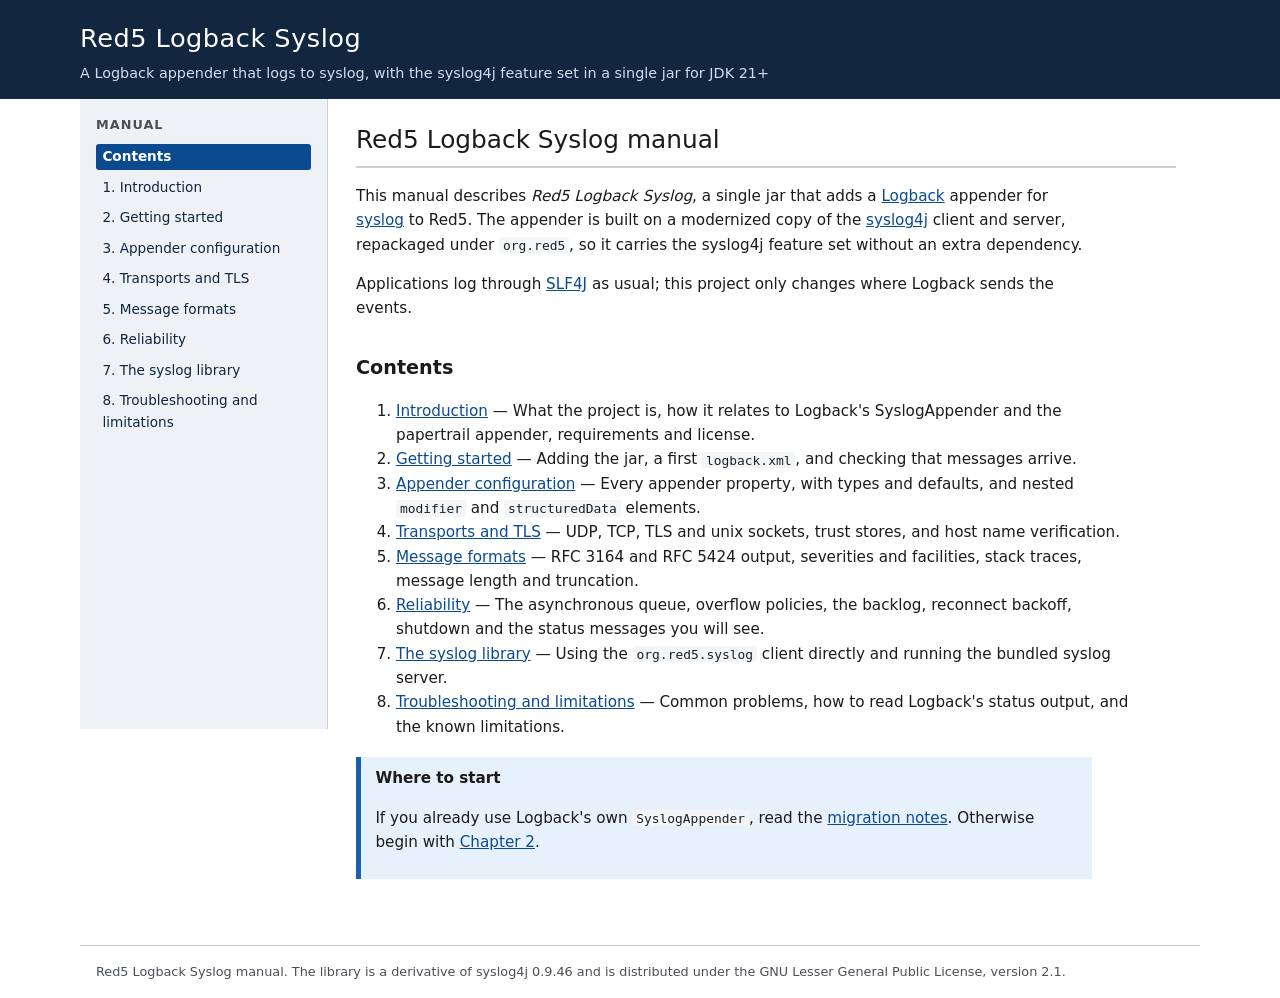
<file: docs/manual/index.html>
<!DOCTYPE html>
<html lang="en">
<head>
<meta charset="utf-8">
<meta name="viewport" content="width=device-width, initial-scale=1">
<title>Red5 Logback Syslog manual - Red5 Logback Syslog</title>
<link rel="stylesheet" href="style.css">
</head>
<body>
<div class="banner"><div class="inner">
<h1><a href="index.html">Red5 Logback Syslog</a></h1>
<p>A Logback appender that logs to syslog, with the syslog4j feature set in a single jar for JDK 21+</p>
</div></div>
<div class="layout">
<nav class="toc"><h2>Manual</h2><ul><li><a href="index.html" class="current">Contents</a></li><li><a href="introduction.html">1. Introduction</a></li><li><a href="getting-started.html">2. Getting started</a></li><li><a href="configuration.html">3. Appender configuration</a></li><li><a href="transports.html">4. Transports and TLS</a></li><li><a href="formats.html">5. Message formats</a></li><li><a href="reliability.html">6. Reliability</a></li><li><a href="library.html">7. The syslog library</a></li><li><a href="troubleshooting.html">8. Troubleshooting and limitations</a></li></ul></nav>
<main>
<h1 class="chapter">Red5 Logback Syslog manual</h1>

<p>This manual describes <em>Red5 Logback Syslog</em>, a single jar that adds a
<a href="https://logback.qos.ch/">Logback</a> appender for
<a href="https://www.rfc-editor.org/rfc/rfc5424">syslog</a> to Red5. The appender is built on a
modernized copy of the <a href="http://www.syslog4j.org/">syslog4j</a> client and server, repackaged
under <code>org.red5</code>, so it carries the syslog4j feature set without an extra dependency.</p>
<p>Applications log through <a href="https://www.slf4j.org/">SLF4J</a> as usual; this project only
changes where Logback sends the events.</p>
<h2>Contents</h2>
<ol>
<li><a href="introduction.html">Introduction</a> &mdash; What the project is, how it relates to Logback's SyslogAppender and the papertrail appender, requirements and license.</li>
<li><a href="getting-started.html">Getting started</a> &mdash; Adding the jar, a first <code>logback.xml</code>, and checking that messages arrive.</li>
<li><a href="configuration.html">Appender configuration</a> &mdash; Every appender property, with types and defaults, and nested <code>modifier</code> and <code>structuredData</code> elements.</li>
<li><a href="transports.html">Transports and TLS</a> &mdash; UDP, TCP, TLS and unix sockets, trust stores, and host name verification.</li>
<li><a href="formats.html">Message formats</a> &mdash; RFC 3164 and RFC 5424 output, severities and facilities, stack traces, message length and truncation.</li>
<li><a href="reliability.html">Reliability</a> &mdash; The asynchronous queue, overflow policies, the backlog, reconnect backoff, shutdown and the status messages you will see.</li>
<li><a href="library.html">The syslog library</a> &mdash; Using the <code>org.red5.syslog</code> client directly and running the bundled syslog server.</li>
<li><a href="troubleshooting.html">Troubleshooting and limitations</a> &mdash; Common problems, how to read Logback's status output, and the known limitations.</li>
</ol>
<div class="note"><strong>Where to start</strong><p>If you already use Logback's own <code>SyslogAppender</code>, read the <a href="introduction.html#migrating">migration notes</a>. Otherwise begin with <a href="getting-started.html">Chapter 2</a>.</p></div>


</main>
</div>
<footer>Red5 Logback Syslog manual. The library is a derivative of syslog4j 0.9.46 and is distributed under the GNU Lesser General Public License, version 2.1.</footer>
</body>
</html>
</file>
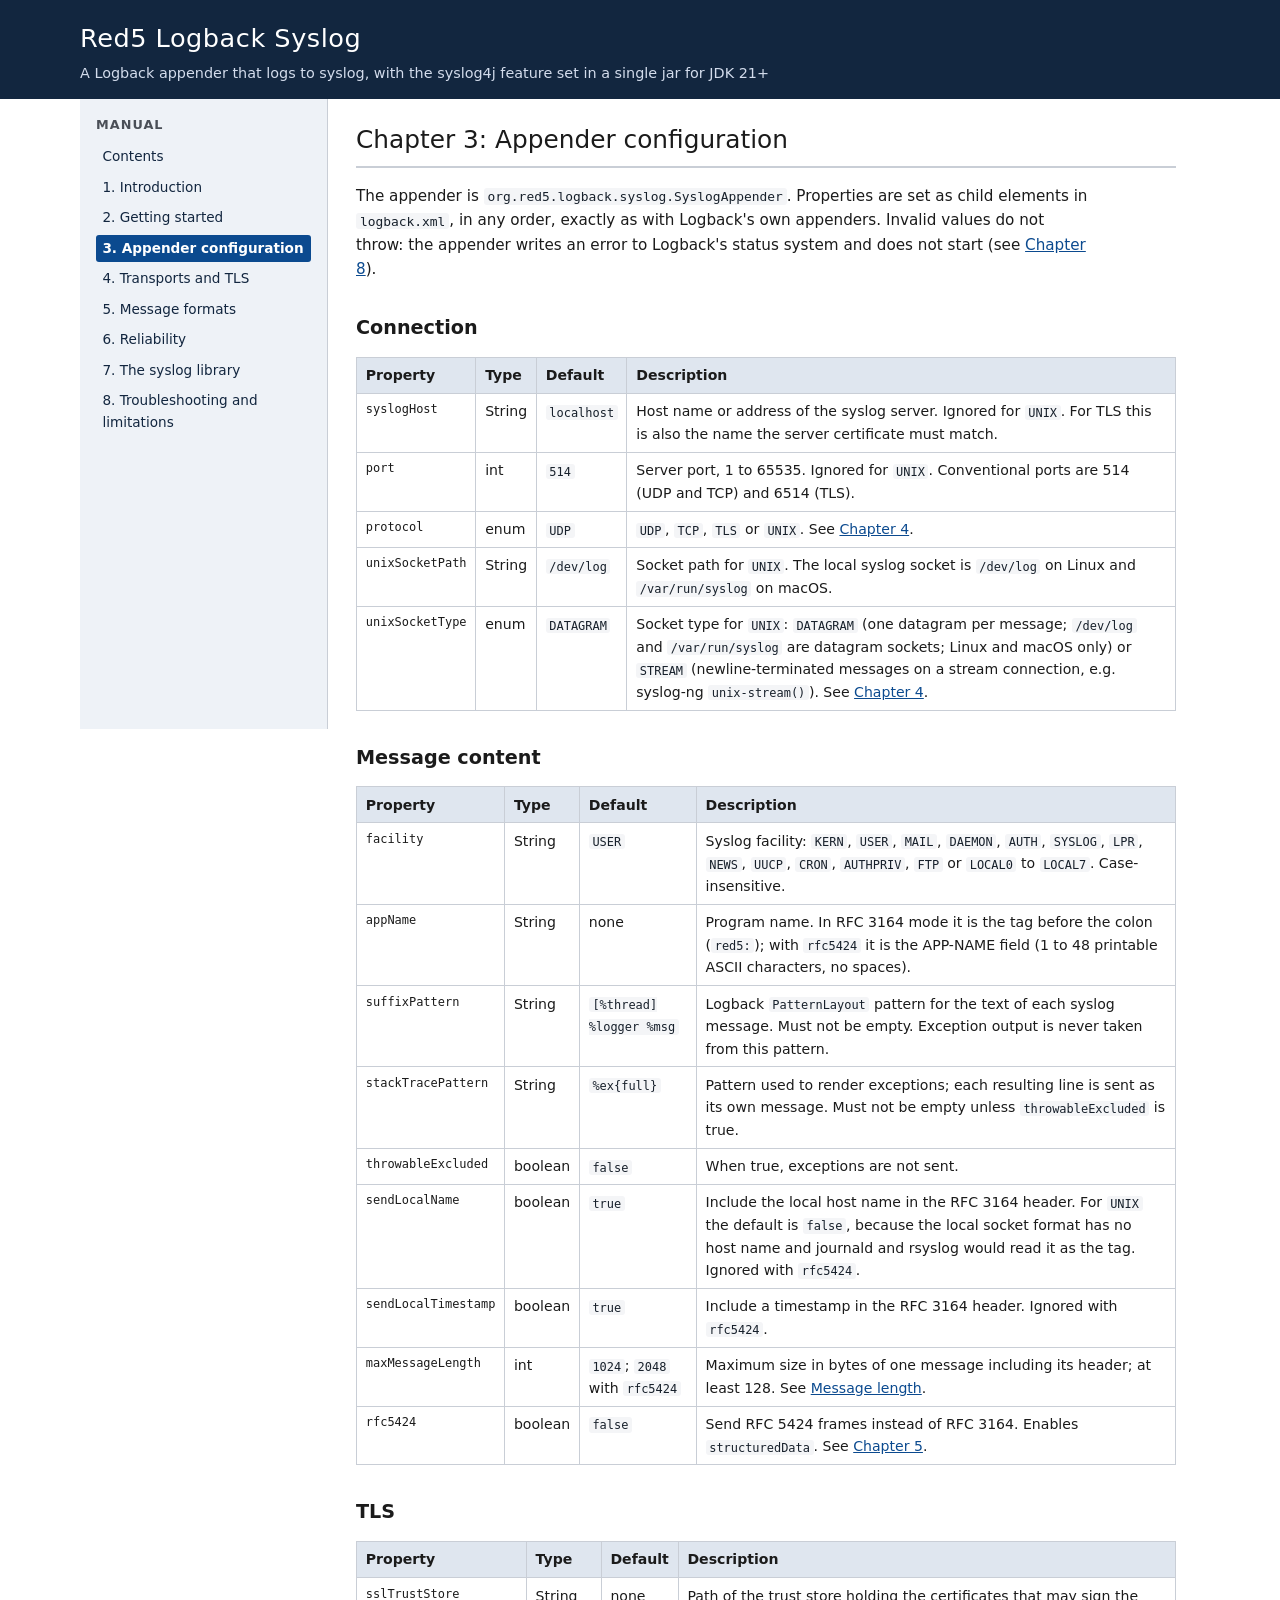
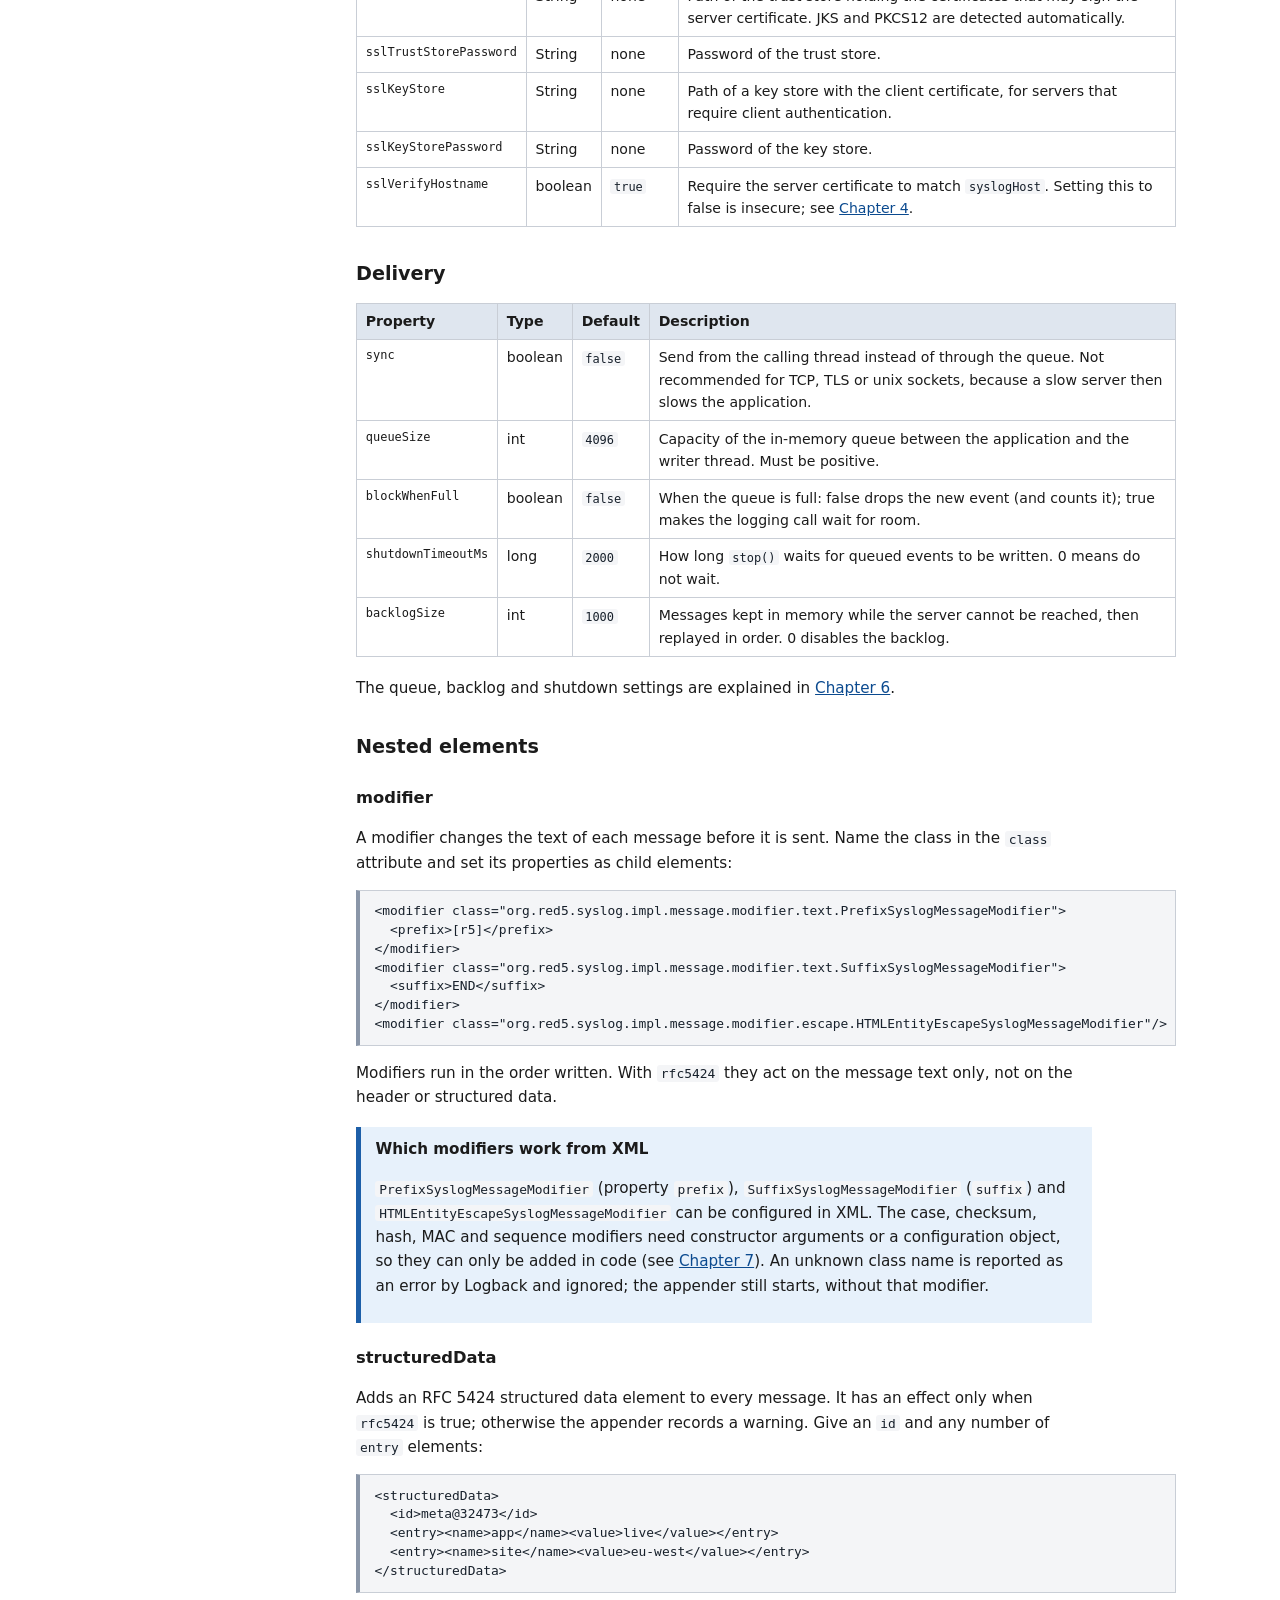
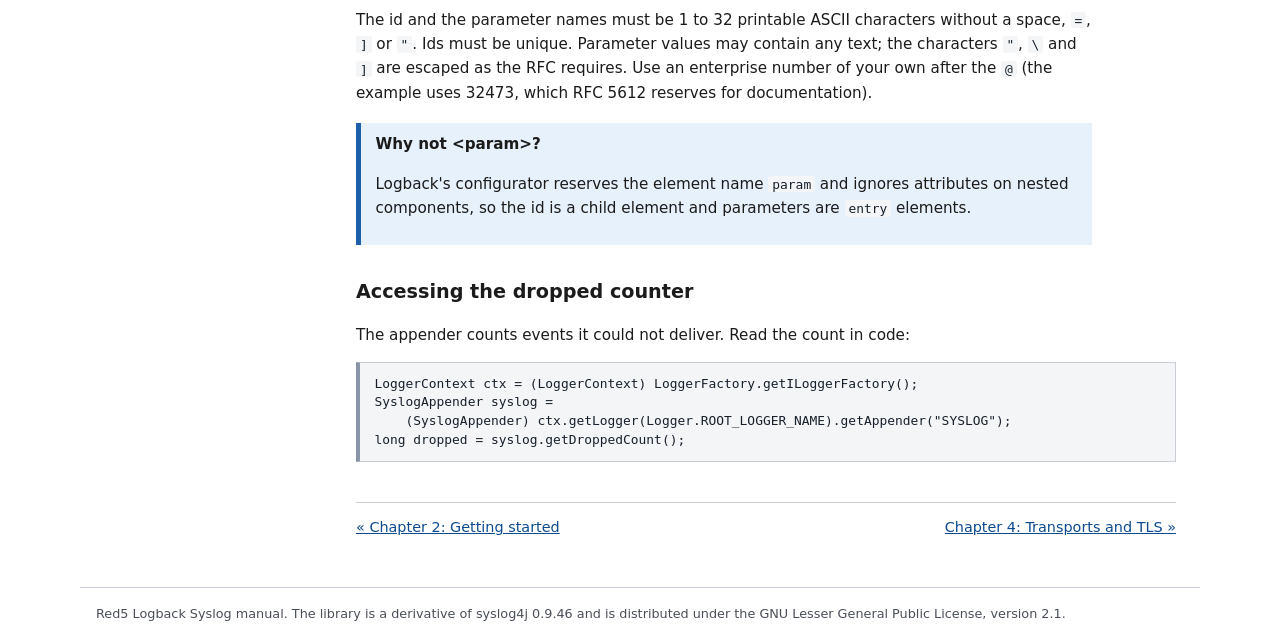
<file: docs/manual/configuration.html>
<!DOCTYPE html>
<html lang="en">
<head>
<meta charset="utf-8">
<meta name="viewport" content="width=device-width, initial-scale=1">
<title>Appender configuration - Red5 Logback Syslog</title>
<link rel="stylesheet" href="style.css">
</head>
<body>
<div class="banner"><div class="inner">
<h1><a href="index.html">Red5 Logback Syslog</a></h1>
<p>A Logback appender that logs to syslog, with the syslog4j feature set in a single jar for JDK 21+</p>
</div></div>
<div class="layout">
<nav class="toc"><h2>Manual</h2><ul><li><a href="index.html">Contents</a></li><li><a href="introduction.html">1. Introduction</a></li><li><a href="getting-started.html">2. Getting started</a></li><li><a href="configuration.html" class="current">3. Appender configuration</a></li><li><a href="transports.html">4. Transports and TLS</a></li><li><a href="formats.html">5. Message formats</a></li><li><a href="reliability.html">6. Reliability</a></li><li><a href="library.html">7. The syslog library</a></li><li><a href="troubleshooting.html">8. Troubleshooting and limitations</a></li></ul></nav>
<main>
<h1 class="chapter">Chapter 3: Appender configuration</h1>

<p>The appender is <code>org.red5.logback.syslog.SyslogAppender</code>. Properties are set as child
elements in <code>logback.xml</code>, in any order, exactly as with Logback's own appenders. Invalid
values do not throw: the appender writes an error to Logback's status system and does not start (see
<a href="troubleshooting.html">Chapter 8</a>).</p>

<h2>Connection</h2>
<table>
<tr><th>Property</th><th>Type</th><th>Default</th><th>Description</th></tr>
<tr><td class="prop">syslogHost</td><td>String</td><td><code>localhost</code></td><td>Host name or address of the syslog server. Ignored for <code>UNIX</code>. For TLS this is also the name the server certificate must match.</td></tr>
<tr><td class="prop">port</td><td>int</td><td><code>514</code></td><td>Server port, 1 to 65535. Ignored for <code>UNIX</code>. Conventional ports are 514 (UDP and TCP) and 6514 (TLS).</td></tr>
<tr><td class="prop">protocol</td><td>enum</td><td><code>UDP</code></td><td><code>UDP</code>, <code>TCP</code>, <code>TLS</code> or <code>UNIX</code>. See <a href="transports.html">Chapter 4</a>.</td></tr>
<tr><td class="prop">unixSocketPath</td><td>String</td><td><code>/dev/log</code></td><td>Socket path for <code>UNIX</code>. The local syslog socket is <code>/dev/log</code> on Linux and <code>/var/run/syslog</code> on macOS.</td></tr>
<tr><td class="prop">unixSocketType</td><td>enum</td><td><code>DATAGRAM</code></td><td>Socket type for <code>UNIX</code>: <code>DATAGRAM</code> (one datagram per message; <code>/dev/log</code> and <code>/var/run/syslog</code> are datagram sockets; Linux and macOS only) or <code>STREAM</code> (newline-terminated messages on a stream connection, e.g. syslog-ng <code>unix-stream()</code>). See <a href="transports.html#unix">Chapter 4</a>.</td></tr>
</table>
<h2>Message content</h2>
<table>
<tr><th>Property</th><th>Type</th><th>Default</th><th>Description</th></tr>
<tr><td class="prop">facility</td><td>String</td><td><code>USER</code></td><td>Syslog facility: <code>KERN</code>, <code>USER</code>, <code>MAIL</code>, <code>DAEMON</code>, <code>AUTH</code>, <code>SYSLOG</code>, <code>LPR</code>, <code>NEWS</code>, <code>UUCP</code>, <code>CRON</code>, <code>AUTHPRIV</code>, <code>FTP</code> or <code>LOCAL0</code> to <code>LOCAL7</code>. Case-insensitive.</td></tr>
<tr><td class="prop">appName</td><td>String</td><td>none</td><td>Program name. In RFC 3164 mode it is the tag before the colon (<code>red5:</code>); with <code>rfc5424</code> it is the APP-NAME field (1 to 48 printable ASCII characters, no spaces).</td></tr>
<tr><td class="prop">suffixPattern</td><td>String</td><td><code>[%thread] %logger %msg</code></td><td>Logback <code>PatternLayout</code> pattern for the text of each syslog message. Must not be empty. Exception output is never taken from this pattern.</td></tr>
<tr><td class="prop">stackTracePattern</td><td>String</td><td><code>%ex{full}</code></td><td>Pattern used to render exceptions; each resulting line is sent as its own message. Must not be empty unless <code>throwableExcluded</code> is true.</td></tr>
<tr><td class="prop">throwableExcluded</td><td>boolean</td><td><code>false</code></td><td>When true, exceptions are not sent.</td></tr>
<tr><td class="prop">sendLocalName</td><td>boolean</td><td><code>true</code></td><td>Include the local host name in the RFC 3164 header. For <code>UNIX</code> the default is <code>false</code>, because the local socket format has no host name and journald and rsyslog would read it as the tag. Ignored with <code>rfc5424</code>.</td></tr>
<tr><td class="prop">sendLocalTimestamp</td><td>boolean</td><td><code>true</code></td><td>Include a timestamp in the RFC 3164 header. Ignored with <code>rfc5424</code>.</td></tr>
<tr><td class="prop">maxMessageLength</td><td>int</td><td><code>1024</code>; <code>2048</code> with <code>rfc5424</code></td><td>Maximum size in bytes of one message including its header; at least 128. See <a href="formats.html#length">Message length</a>.</td></tr>
<tr><td class="prop">rfc5424</td><td>boolean</td><td><code>false</code></td><td>Send RFC 5424 frames instead of RFC 3164. Enables <code>structuredData</code>. See <a href="formats.html">Chapter 5</a>.</td></tr>
</table>
<h2>TLS</h2>
<table>
<tr><th>Property</th><th>Type</th><th>Default</th><th>Description</th></tr>
<tr><td class="prop">sslTrustStore</td><td>String</td><td>none</td><td>Path of the trust store holding the certificates that may sign the server certificate. JKS and PKCS12 are detected automatically.</td></tr>
<tr><td class="prop">sslTrustStorePassword</td><td>String</td><td>none</td><td>Password of the trust store.</td></tr>
<tr><td class="prop">sslKeyStore</td><td>String</td><td>none</td><td>Path of a key store with the client certificate, for servers that require client authentication.</td></tr>
<tr><td class="prop">sslKeyStorePassword</td><td>String</td><td>none</td><td>Password of the key store.</td></tr>
<tr><td class="prop">sslVerifyHostname</td><td>boolean</td><td><code>true</code></td><td>Require the server certificate to match <code>syslogHost</code>. Setting this to false is insecure; see <a href="transports.html#tls">Chapter 4</a>.</td></tr>
</table>
<h2>Delivery</h2>
<table>
<tr><th>Property</th><th>Type</th><th>Default</th><th>Description</th></tr>
<tr><td class="prop">sync</td><td>boolean</td><td><code>false</code></td><td>Send from the calling thread instead of through the queue. Not recommended for TCP, TLS or unix sockets, because a slow server then slows the application.</td></tr>
<tr><td class="prop">queueSize</td><td>int</td><td><code>4096</code></td><td>Capacity of the in-memory queue between the application and the writer thread. Must be positive.</td></tr>
<tr><td class="prop">blockWhenFull</td><td>boolean</td><td><code>false</code></td><td>When the queue is full: false drops the new event (and counts it); true makes the logging call wait for room.</td></tr>
<tr><td class="prop">shutdownTimeoutMs</td><td>long</td><td><code>2000</code></td><td>How long <code>stop()</code> waits for queued events to be written. 0 means do not wait.</td></tr>
<tr><td class="prop">backlogSize</td><td>int</td><td><code>1000</code></td><td>Messages kept in memory while the server cannot be reached, then replayed in order. 0 disables the backlog.</td></tr>
</table>
<p>The queue, backlog and shutdown settings are explained in <a href="reliability.html">Chapter 6</a>.</p>
<h2>Nested elements</h2>
<h3>modifier</h3>
<p>A modifier changes the text of each message before it is sent. Name the class in the
<code>class</code> attribute and set its properties as child elements:</p>
<pre><code>&lt;modifier class="org.red5.syslog.impl.message.modifier.text.PrefixSyslogMessageModifier"&gt;
  &lt;prefix&gt;[r5]&lt;/prefix&gt;
&lt;/modifier&gt;
&lt;modifier class="org.red5.syslog.impl.message.modifier.text.SuffixSyslogMessageModifier"&gt;
  &lt;suffix&gt;END&lt;/suffix&gt;
&lt;/modifier&gt;
&lt;modifier class="org.red5.syslog.impl.message.modifier.escape.HTMLEntityEscapeSyslogMessageModifier"/&gt;</code></pre>

<p>Modifiers run in the order written. With <code>rfc5424</code> they act on the message text only, not on
the header or structured data.</p>
<div class="note"><strong>Which modifiers work from XML</strong><p><code>PrefixSyslogMessageModifier</code> (property <code>prefix</code>),
<code>SuffixSyslogMessageModifier</code> (<code>suffix</code>) and
<code>HTMLEntityEscapeSyslogMessageModifier</code> can be configured in XML. The case, checksum, hash, MAC and
sequence modifiers need constructor arguments or a configuration object, so they can only be added in code (see
<a href="library.html">Chapter 7</a>). An unknown class name is reported as an error by Logback and ignored; the
appender still starts, without that modifier.</p></div>

<h3>structuredData</h3>
<p>Adds an RFC 5424 structured data element to every message. It has an effect only when
<code>rfc5424</code> is true; otherwise the appender records a warning. Give an <code>id</code> and any number of
<code>entry</code> elements:</p>
<pre><code>&lt;structuredData&gt;
  &lt;id&gt;meta@32473&lt;/id&gt;
  &lt;entry&gt;&lt;name&gt;app&lt;/name&gt;&lt;value&gt;live&lt;/value&gt;&lt;/entry&gt;
  &lt;entry&gt;&lt;name&gt;site&lt;/name&gt;&lt;value&gt;eu-west&lt;/value&gt;&lt;/entry&gt;
&lt;/structuredData&gt;</code></pre>

<p>The id and the parameter names must be 1 to 32 printable ASCII characters without a space, <code>=</code>,
<code>]</code> or <code>"</code>. Ids must be unique. Parameter values may contain any text; the characters
<code>"</code>, <code>\</code> and <code>]</code> are escaped as the RFC requires. Use an enterprise
number of your own after the <code>@</code> (the example uses 32473, which RFC 5612 reserves for documentation).</p>
<div class="note"><strong>Why not &lt;param&gt;?</strong><p>Logback's configurator reserves the element name
<code>param</code> and ignores attributes on nested components, so the id is a child element and parameters are
<code>entry</code> elements.</p></div>

<h2>Accessing the dropped counter</h2>
<p>The appender counts events it could not deliver. Read the count in code:</p>
<pre><code>LoggerContext ctx = (LoggerContext) LoggerFactory.getILoggerFactory();
SyslogAppender syslog =
    (SyslogAppender) ctx.getLogger(Logger.ROOT_LOGGER_NAME).getAppender("SYSLOG");
long dropped = syslog.getDroppedCount();</code></pre>

<div class="pager"><span><a href="getting-started.html">&laquo; Chapter 2: Getting started</a></span><span><a href="transports.html">Chapter 4: Transports and TLS &raquo;</a></span></div>
</main>
</div>
<footer>Red5 Logback Syslog manual. The library is a derivative of syslog4j 0.9.46 and is distributed under the GNU Lesser General Public License, version 2.1.</footer>
</body>
</html>
</file>
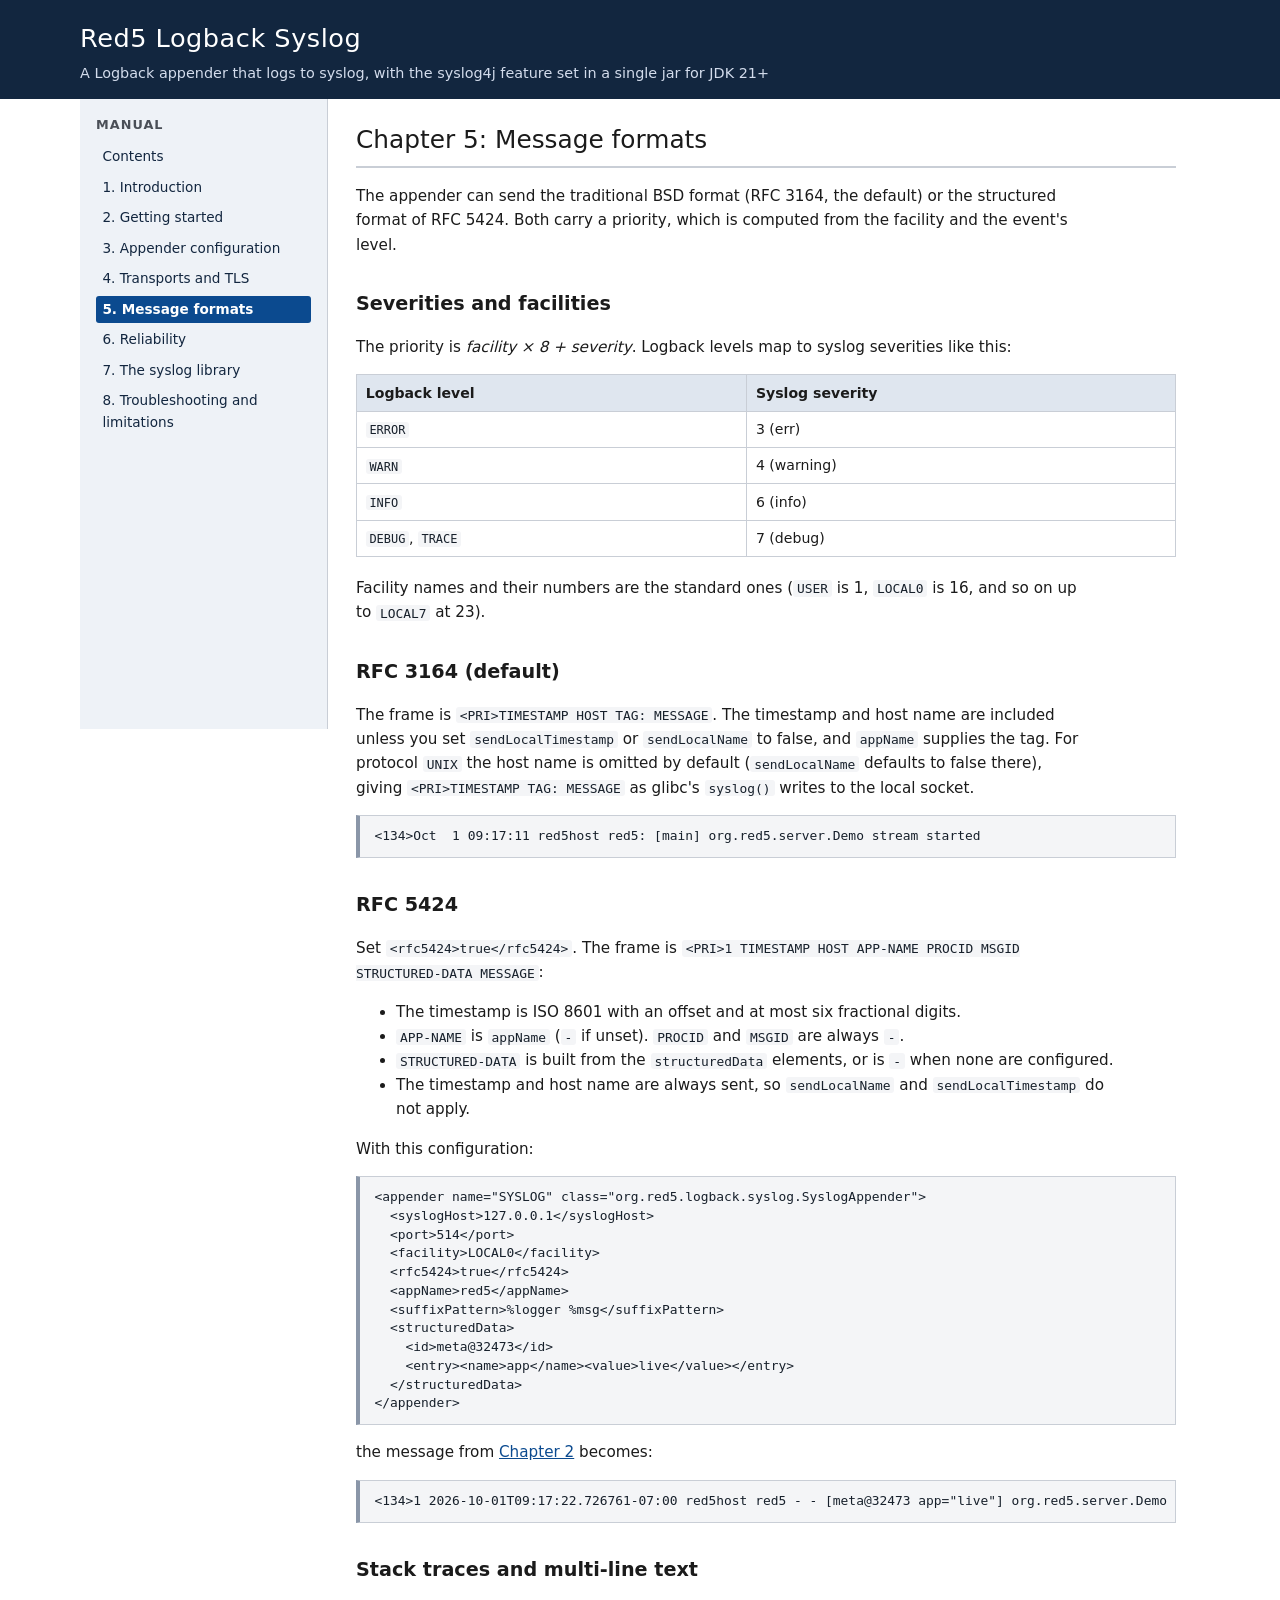
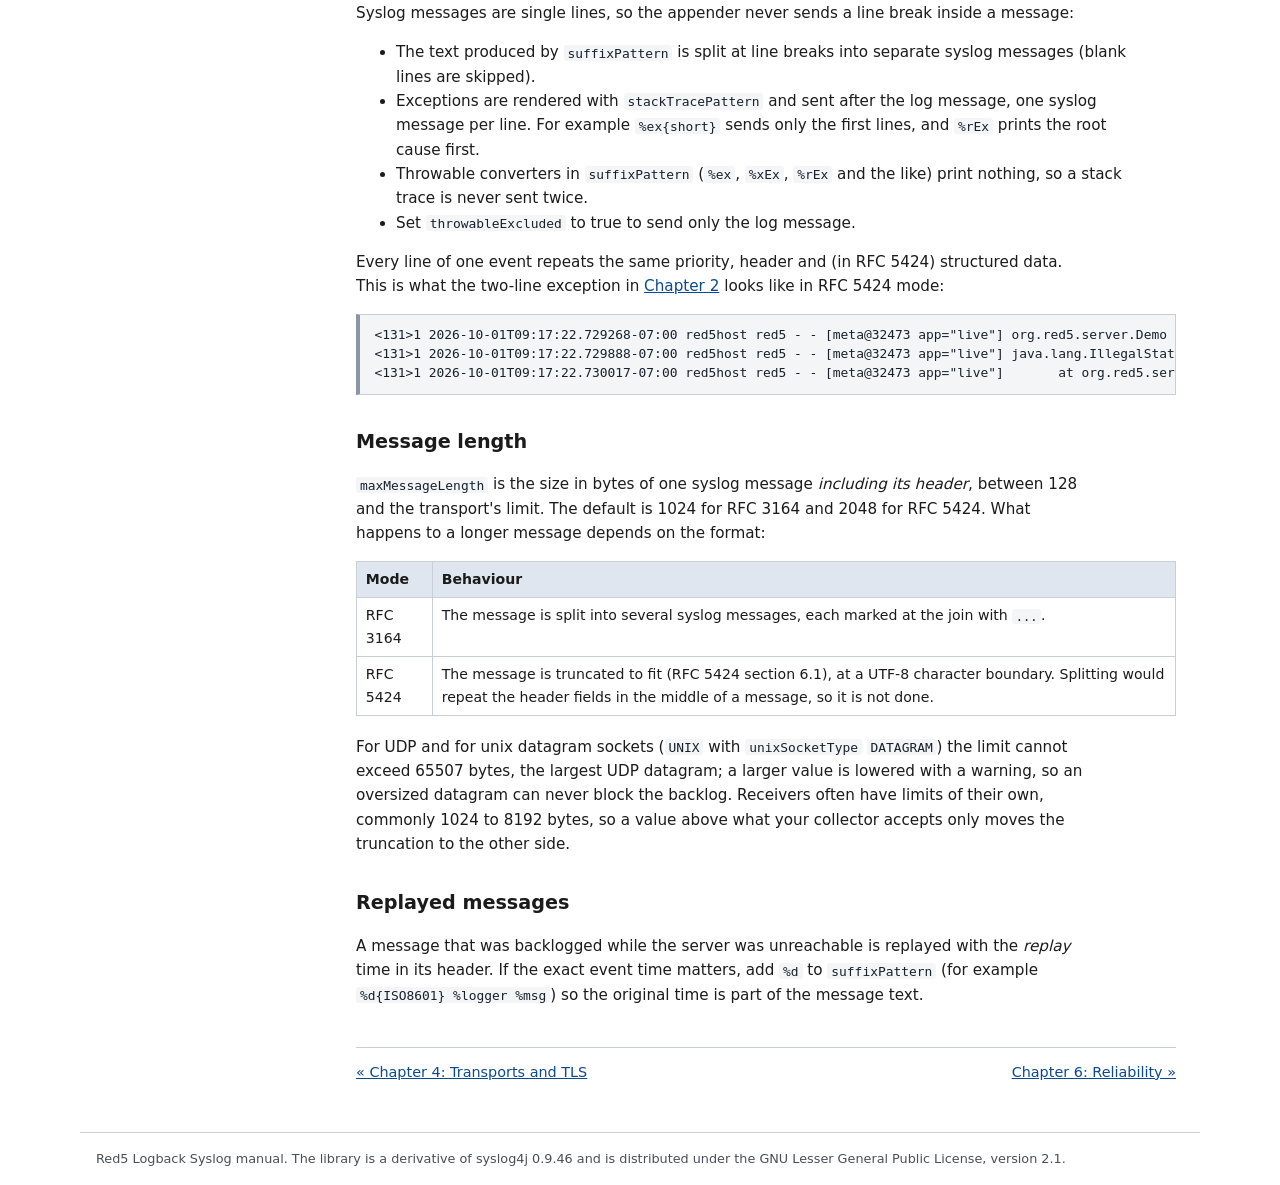
<file: docs/manual/formats.html>
<!DOCTYPE html>
<html lang="en">
<head>
<meta charset="utf-8">
<meta name="viewport" content="width=device-width, initial-scale=1">
<title>Message formats - Red5 Logback Syslog</title>
<link rel="stylesheet" href="style.css">
</head>
<body>
<div class="banner"><div class="inner">
<h1><a href="index.html">Red5 Logback Syslog</a></h1>
<p>A Logback appender that logs to syslog, with the syslog4j feature set in a single jar for JDK 21+</p>
</div></div>
<div class="layout">
<nav class="toc"><h2>Manual</h2><ul><li><a href="index.html">Contents</a></li><li><a href="introduction.html">1. Introduction</a></li><li><a href="getting-started.html">2. Getting started</a></li><li><a href="configuration.html">3. Appender configuration</a></li><li><a href="transports.html">4. Transports and TLS</a></li><li><a href="formats.html" class="current">5. Message formats</a></li><li><a href="reliability.html">6. Reliability</a></li><li><a href="library.html">7. The syslog library</a></li><li><a href="troubleshooting.html">8. Troubleshooting and limitations</a></li></ul></nav>
<main>
<h1 class="chapter">Chapter 5: Message formats</h1>

<p>The appender can send the traditional BSD format (RFC 3164, the default) or the structured format of
RFC 5424. Both carry a priority, which is computed from the facility and the event's level.</p>

<h2>Severities and facilities</h2>
<p>The priority is <em>facility &times; 8 + severity</em>. Logback levels map to syslog severities like this:</p>
<table>
<tr><th>Logback level</th><th>Syslog severity</th></tr>
<tr><td><code>ERROR</code></td><td>3 (err)</td></tr>
<tr><td><code>WARN</code></td><td>4 (warning)</td></tr>
<tr><td><code>INFO</code></td><td>6 (info)</td></tr>
<tr><td><code>DEBUG</code>, <code>TRACE</code></td><td>7 (debug)</td></tr>
</table>

<p>Facility names and their numbers are the standard ones (<code>USER</code> is 1, <code>LOCAL0</code> is 16, and so
on up to <code>LOCAL7</code> at 23).</p>

<h2>RFC 3164 (default)</h2>
<p>The frame is <code>&lt;PRI&gt;TIMESTAMP HOST TAG: MESSAGE</code>. The timestamp and host name are included unless
you set <code>sendLocalTimestamp</code> or <code>sendLocalName</code> to false, and <code>appName</code> supplies the tag.
For protocol <code>UNIX</code> the host name is omitted by default (<code>sendLocalName</code> defaults to false there),
giving <code>&lt;PRI&gt;TIMESTAMP TAG: MESSAGE</code> as glibc's <code>syslog()</code> writes to the local socket.</p>
<pre><code>&lt;134&gt;Oct  1 09:17:11 red5host red5: [main] org.red5.server.Demo stream started</code></pre>

<h2>RFC 5424</h2>
<p>Set <code>&lt;rfc5424&gt;true&lt;/rfc5424&gt;</code>. The frame is
<code>&lt;PRI&gt;1 TIMESTAMP HOST APP-NAME PROCID MSGID STRUCTURED-DATA MESSAGE</code>:</p>
<ul>
<li>The timestamp is ISO 8601 with an offset and at most six fractional digits.</li>
<li><code>APP-NAME</code> is <code>appName</code> (<code>-</code> if unset). <code>PROCID</code> and <code>MSGID</code> are always <code>-</code>.</li>
<li><code>STRUCTURED-DATA</code> is built from the <code>structuredData</code> elements, or is <code>-</code> when none are configured.</li>
<li>The timestamp and host name are always sent, so <code>sendLocalName</code> and <code>sendLocalTimestamp</code> do not apply.</li>
</ul>
<p>With this configuration:</p>
<pre><code>&lt;appender name="SYSLOG" class="org.red5.logback.syslog.SyslogAppender"&gt;
  &lt;syslogHost&gt;127.0.0.1&lt;/syslogHost&gt;
  &lt;port&gt;514&lt;/port&gt;
  &lt;facility&gt;LOCAL0&lt;/facility&gt;
  &lt;rfc5424&gt;true&lt;/rfc5424&gt;
  &lt;appName&gt;red5&lt;/appName&gt;
  &lt;suffixPattern&gt;%logger %msg&lt;/suffixPattern&gt;
  &lt;structuredData&gt;
    &lt;id&gt;meta@32473&lt;/id&gt;
    &lt;entry&gt;&lt;name&gt;app&lt;/name&gt;&lt;value&gt;live&lt;/value&gt;&lt;/entry&gt;
  &lt;/structuredData&gt;
&lt;/appender&gt;</code></pre>
<p>the message from <a href="getting-started.html">Chapter 2</a> becomes:</p><pre><code>&lt;134&gt;1 2026-10-01T09:17:22.726761-07:00 red5host red5 - - [meta@32473 app="live"] org.red5.server.Demo stream started</code></pre>

<h2 id="stacktraces">Stack traces and multi-line text</h2>
<p>Syslog messages are single lines, so the appender never sends a line break inside a message:</p>
<ul>
<li>The text produced by <code>suffixPattern</code> is split at line breaks into separate syslog messages (blank lines are skipped).</li>
<li>Exceptions are rendered with <code>stackTracePattern</code> and sent after the log message, one syslog message per line.
For example <code>%ex{short}</code> sends only the first lines, and <code>%rEx</code> prints the root cause first.</li>
<li>Throwable converters in <code>suffixPattern</code> (<code>%ex</code>, <code>%xEx</code>, <code>%rEx</code> and the like) print nothing, so a stack trace is never sent twice.</li>
<li>Set <code>throwableExcluded</code> to true to send only the log message.</li>
</ul>
<p>Every line of one event repeats the same priority, header and (in RFC 5424) structured data. This is what the
two-line exception in <a href="getting-started.html">Chapter 2</a> looks like in RFC 5424 mode:</p>
<pre><code>&lt;131&gt;1 2026-10-01T09:17:22.729268-07:00 red5host red5 - - [meta@32473 app="live"] org.red5.server.Demo publish failed
&lt;131&gt;1 2026-10-01T09:17:22.729888-07:00 red5host red5 - - [meta@32473 app="live"] java.lang.IllegalStateException: no codec
&lt;131&gt;1 2026-10-01T09:17:22.730017-07:00 red5host red5 - - [meta@32473 app="live"] 	at org.red5.server.Demo.main(Demo.java:12)</code></pre>

<h2 id="length">Message length</h2>
<p><code>maxMessageLength</code> is the size in bytes of one syslog message <em>including its header</em>, between 128
and the transport's limit. The default is 1024 for RFC 3164 and 2048 for RFC 5424. What happens to a longer message
depends on the format:</p>
<table>
<tr><th>Mode</th><th>Behaviour</th></tr>
<tr><td>RFC 3164</td><td>The message is split into several syslog messages, each marked at the join with <code>...</code>.</td></tr>
<tr><td>RFC 5424</td><td>The message is truncated to fit (RFC 5424 section 6.1), at a UTF-8 character boundary. Splitting would repeat the header fields in the middle of a message, so it is not done.</td></tr>
</table>

<p>For UDP and for unix datagram sockets (<code>UNIX</code> with <code>unixSocketType</code> <code>DATAGRAM</code>)
the limit cannot exceed 65507 bytes, the largest UDP datagram; a larger value is lowered with a warning, so an
oversized datagram can never block the backlog.
Receivers often have limits of their own, commonly 1024 to 8192 bytes, so a value above what your collector
accepts only moves the truncation to the other side.</p>

<h2>Replayed messages</h2>
<p>A message that was backlogged while the server was unreachable is replayed with the <em>replay</em> time in its
header. If the exact event time matters, add <code>%d</code> to <code>suffixPattern</code> (for example
<code>%d{ISO8601} %logger %msg</code>) so the original time is part of the message text.</p>

<div class="pager"><span><a href="transports.html">&laquo; Chapter 4: Transports and TLS</a></span><span><a href="reliability.html">Chapter 6: Reliability &raquo;</a></span></div>
</main>
</div>
<footer>Red5 Logback Syslog manual. The library is a derivative of syslog4j 0.9.46 and is distributed under the GNU Lesser General Public License, version 2.1.</footer>
</body>
</html>
</file>
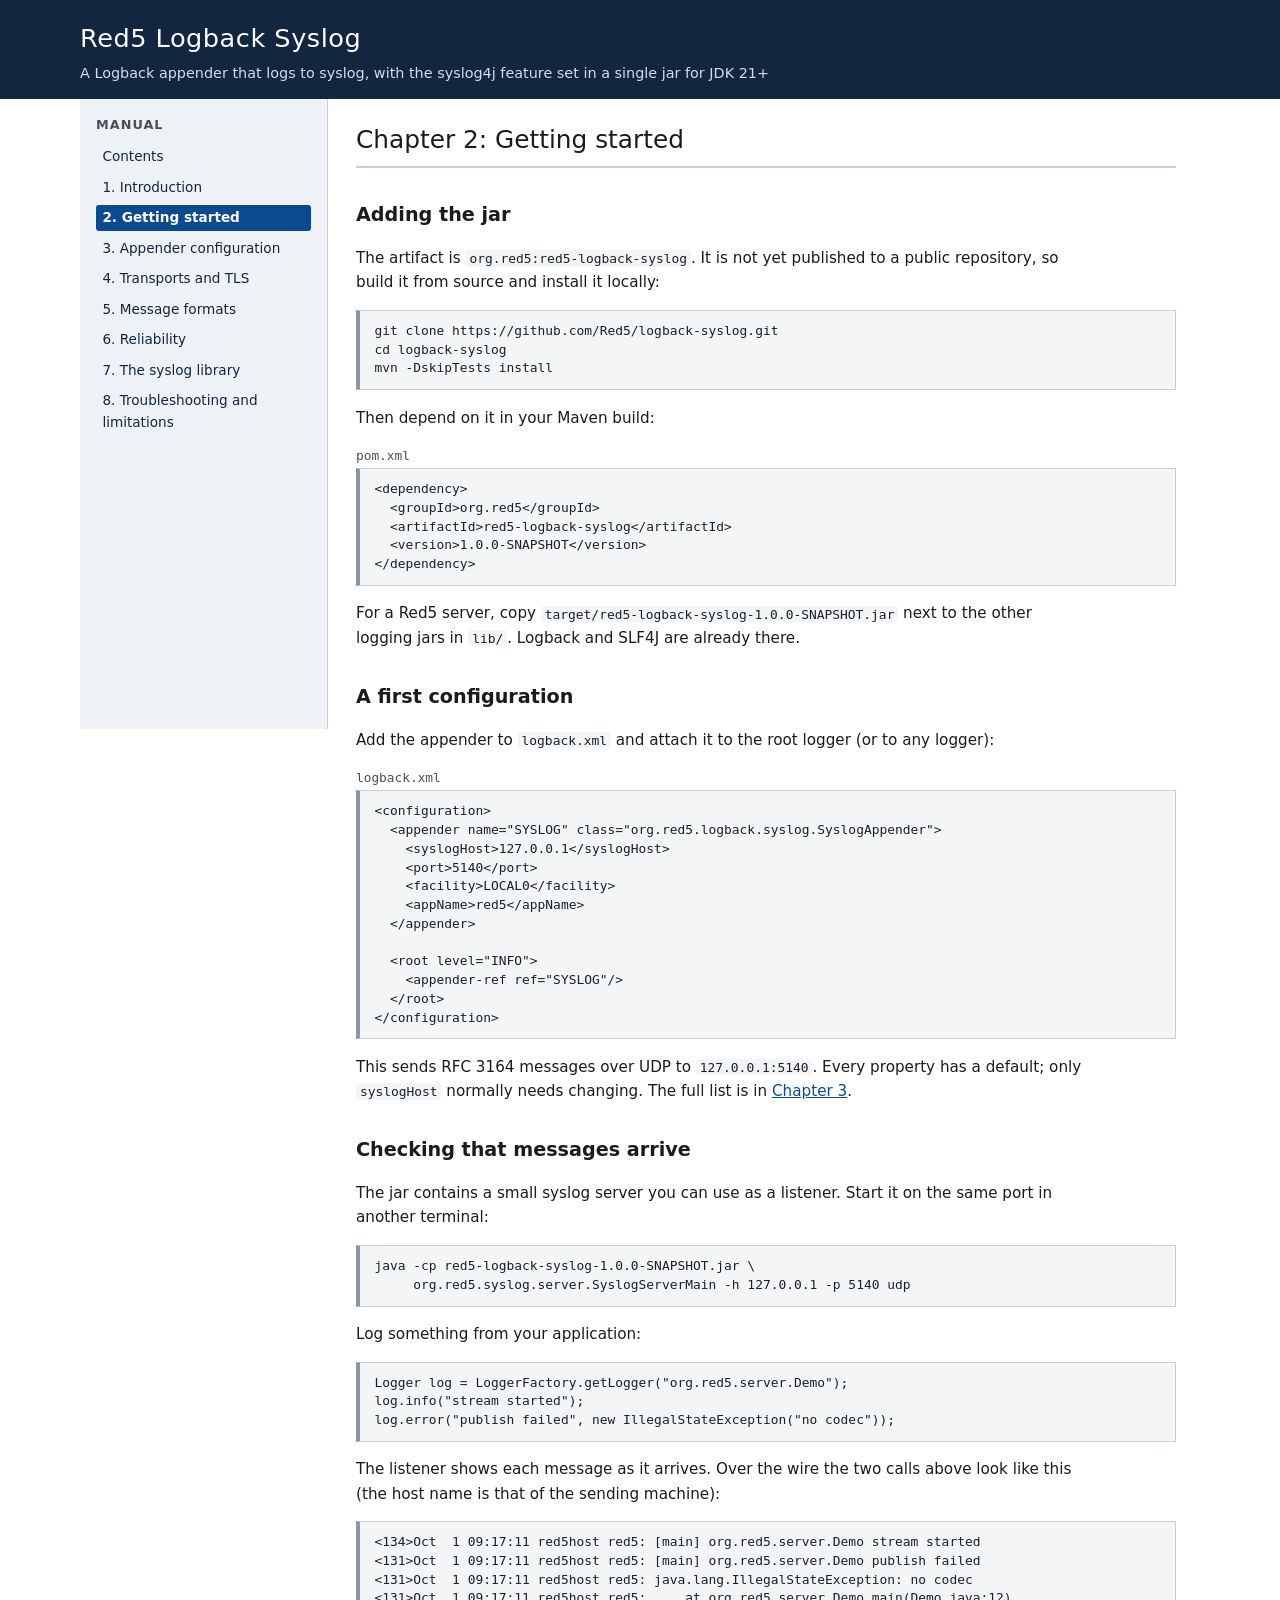
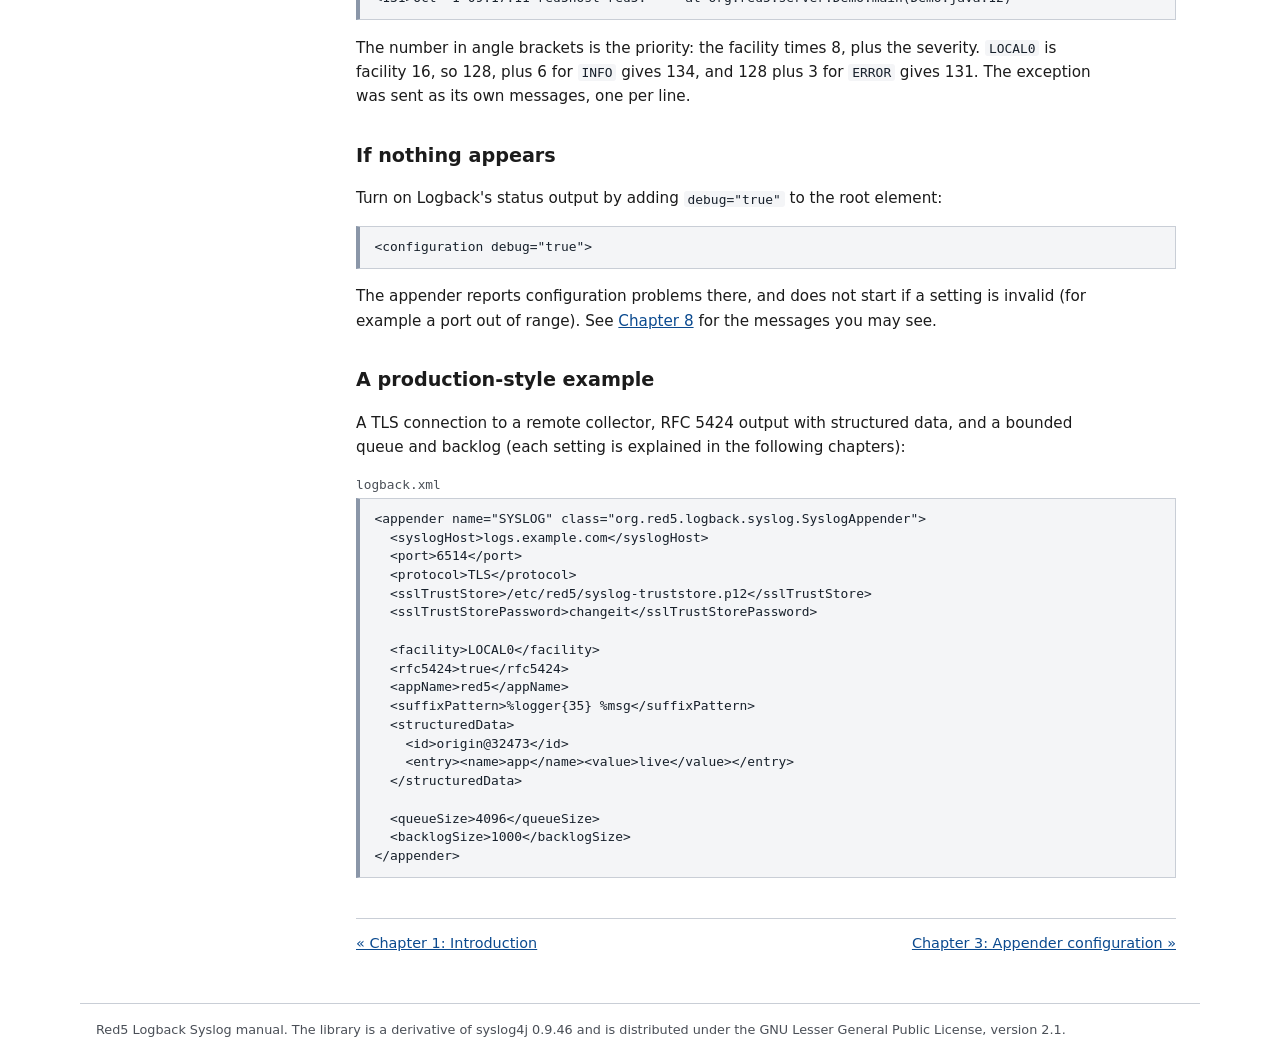
<file: docs/manual/getting-started.html>
<!DOCTYPE html>
<html lang="en">
<head>
<meta charset="utf-8">
<meta name="viewport" content="width=device-width, initial-scale=1">
<title>Getting started - Red5 Logback Syslog</title>
<link rel="stylesheet" href="style.css">
</head>
<body>
<div class="banner"><div class="inner">
<h1><a href="index.html">Red5 Logback Syslog</a></h1>
<p>A Logback appender that logs to syslog, with the syslog4j feature set in a single jar for JDK 21+</p>
</div></div>
<div class="layout">
<nav class="toc"><h2>Manual</h2><ul><li><a href="index.html">Contents</a></li><li><a href="introduction.html">1. Introduction</a></li><li><a href="getting-started.html" class="current">2. Getting started</a></li><li><a href="configuration.html">3. Appender configuration</a></li><li><a href="transports.html">4. Transports and TLS</a></li><li><a href="formats.html">5. Message formats</a></li><li><a href="reliability.html">6. Reliability</a></li><li><a href="library.html">7. The syslog library</a></li><li><a href="troubleshooting.html">8. Troubleshooting and limitations</a></li></ul></nav>
<main>
<h1 class="chapter">Chapter 2: Getting started</h1>

<h2>Adding the jar</h2>
<p>The artifact is <code>org.red5:red5-logback-syslog</code>. It is not yet published to a public
repository, so build it from source and install it locally:</p>
<pre><code>git clone https://github.com/Red5/logback-syslog.git
cd logback-syslog
mvn -DskipTests install</code></pre>
<p>Then depend on it in your Maven build:</p><div class="filename">pom.xml</div><pre><code>&lt;dependency&gt;
  &lt;groupId&gt;org.red5&lt;/groupId&gt;
  &lt;artifactId&gt;red5-logback-syslog&lt;/artifactId&gt;
  &lt;version&gt;1.0.0-SNAPSHOT&lt;/version&gt;
&lt;/dependency&gt;</code></pre>
<p>For a Red5 server, copy <code>target/red5-logback-syslog-1.0.0-SNAPSHOT.jar</code> next to the other
logging jars in <code>lib/</code>. Logback and SLF4J are already there.</p>

<h2>A first configuration</h2>
<p>Add the appender to <code>logback.xml</code> and attach it to the root logger (or to any logger):</p>
<div class="filename">logback.xml</div><pre><code>&lt;configuration&gt;
  &lt;appender name="SYSLOG" class="org.red5.logback.syslog.SyslogAppender"&gt;
    &lt;syslogHost&gt;127.0.0.1&lt;/syslogHost&gt;
    &lt;port&gt;5140&lt;/port&gt;
    &lt;facility&gt;LOCAL0&lt;/facility&gt;
    &lt;appName&gt;red5&lt;/appName&gt;
  &lt;/appender&gt;

  &lt;root level="INFO"&gt;
    &lt;appender-ref ref="SYSLOG"/&gt;
  &lt;/root&gt;
&lt;/configuration&gt;</code></pre>

<p>This sends RFC 3164 messages over UDP to <code>127.0.0.1:5140</code>. Every property has a default;
only <code>syslogHost</code> normally needs changing. The full list is in
<a href="configuration.html">Chapter 3</a>.</p>

<h2>Checking that messages arrive</h2>
<p>The jar contains a small syslog server you can use as a listener. Start it on the same port in another
terminal:</p>
<pre><code>java -cp red5-logback-syslog-1.0.0-SNAPSHOT.jar \
     org.red5.syslog.server.SyslogServerMain -h 127.0.0.1 -p 5140 udp</code></pre>

<p>Log something from your application:</p>
<pre><code>Logger log = LoggerFactory.getLogger("org.red5.server.Demo");
log.info("stream started");
log.error("publish failed", new IllegalStateException("no codec"));</code></pre>
<p>The listener shows each message as it arrives. Over the wire the two calls above look like this (the host name is that of the sending machine):</p><pre><code>&lt;134&gt;Oct  1 09:17:11 red5host red5: [main] org.red5.server.Demo stream started
&lt;131&gt;Oct  1 09:17:11 red5host red5: [main] org.red5.server.Demo publish failed
&lt;131&gt;Oct  1 09:17:11 red5host red5: java.lang.IllegalStateException: no codec
&lt;131&gt;Oct  1 09:17:11 red5host red5: 	at org.red5.server.Demo.main(Demo.java:12)</code></pre>

<p>The number in angle brackets is the priority: the facility times 8, plus the severity.
<code>LOCAL0</code> is facility 16, so 128, plus 6 for <code>INFO</code> gives 134, and 128 plus 3 for
<code>ERROR</code> gives 131. The exception was sent as its own messages, one per line.</p>

<h2>If nothing appears</h2>
<p>Turn on Logback's status output by adding <code>debug="true"</code> to the root element:</p>
<pre><code>&lt;configuration debug="true"&gt;</code></pre>

<p>The appender reports configuration problems there, and does not start if a setting is invalid (for example
a port out of range). See <a href="troubleshooting.html">Chapter 8</a> for the messages you may see.</p>

<h2>A production-style example</h2>
<p>A TLS connection to a remote collector, RFC 5424 output with structured data, and a bounded queue and backlog
(each setting is explained in the following chapters):</p>
<div class="filename">logback.xml</div><pre><code>&lt;appender name="SYSLOG" class="org.red5.logback.syslog.SyslogAppender"&gt;
  &lt;syslogHost&gt;logs.example.com&lt;/syslogHost&gt;
  &lt;port&gt;6514&lt;/port&gt;
  &lt;protocol&gt;TLS&lt;/protocol&gt;
  &lt;sslTrustStore&gt;/etc/red5/syslog-truststore.p12&lt;/sslTrustStore&gt;
  &lt;sslTrustStorePassword&gt;changeit&lt;/sslTrustStorePassword&gt;

  &lt;facility&gt;LOCAL0&lt;/facility&gt;
  &lt;rfc5424&gt;true&lt;/rfc5424&gt;
  &lt;appName&gt;red5&lt;/appName&gt;
  &lt;suffixPattern&gt;%logger{35} %msg&lt;/suffixPattern&gt;
  &lt;structuredData&gt;
    &lt;id&gt;origin@32473&lt;/id&gt;
    &lt;entry&gt;&lt;name&gt;app&lt;/name&gt;&lt;value&gt;live&lt;/value&gt;&lt;/entry&gt;
  &lt;/structuredData&gt;

  &lt;queueSize&gt;4096&lt;/queueSize&gt;
  &lt;backlogSize&gt;1000&lt;/backlogSize&gt;
&lt;/appender&gt;</code></pre>

<div class="pager"><span><a href="introduction.html">&laquo; Chapter 1: Introduction</a></span><span><a href="configuration.html">Chapter 3: Appender configuration &raquo;</a></span></div>
</main>
</div>
<footer>Red5 Logback Syslog manual. The library is a derivative of syslog4j 0.9.46 and is distributed under the GNU Lesser General Public License, version 2.1.</footer>
</body>
</html>
</file>
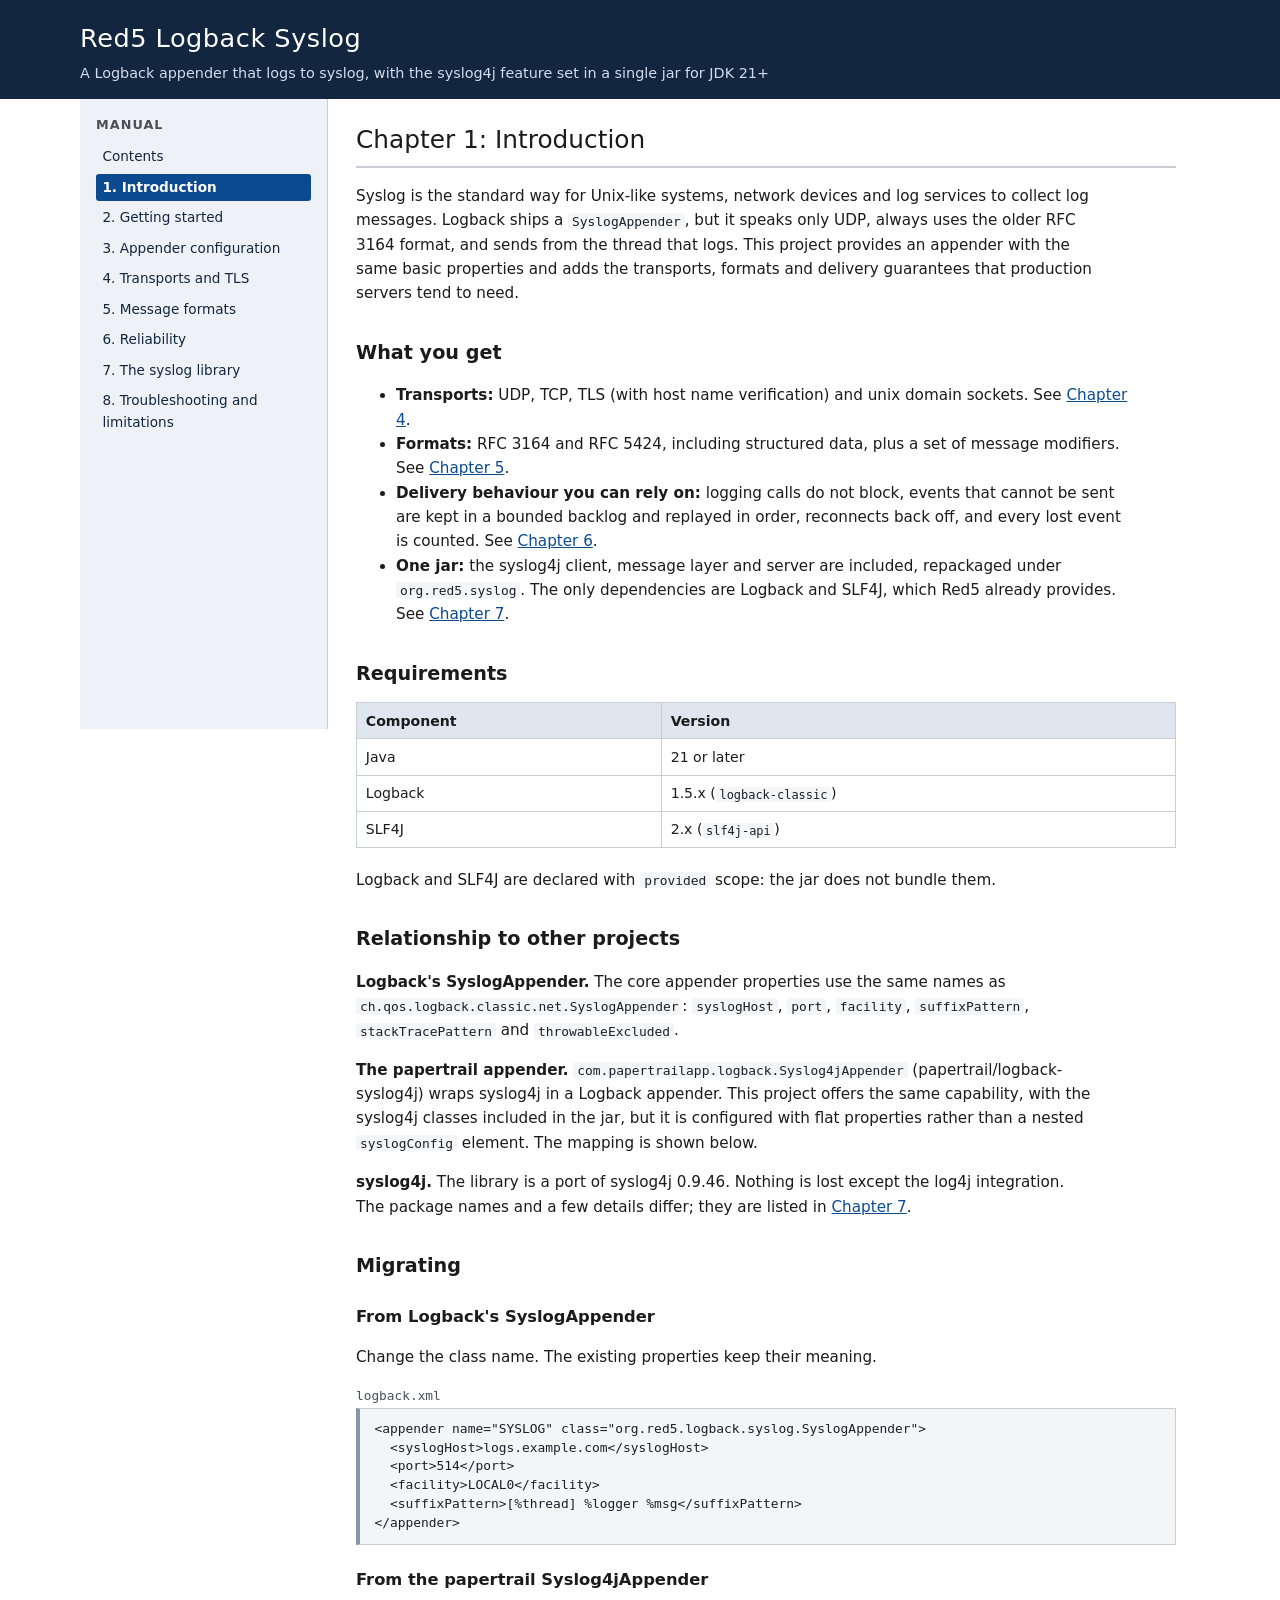
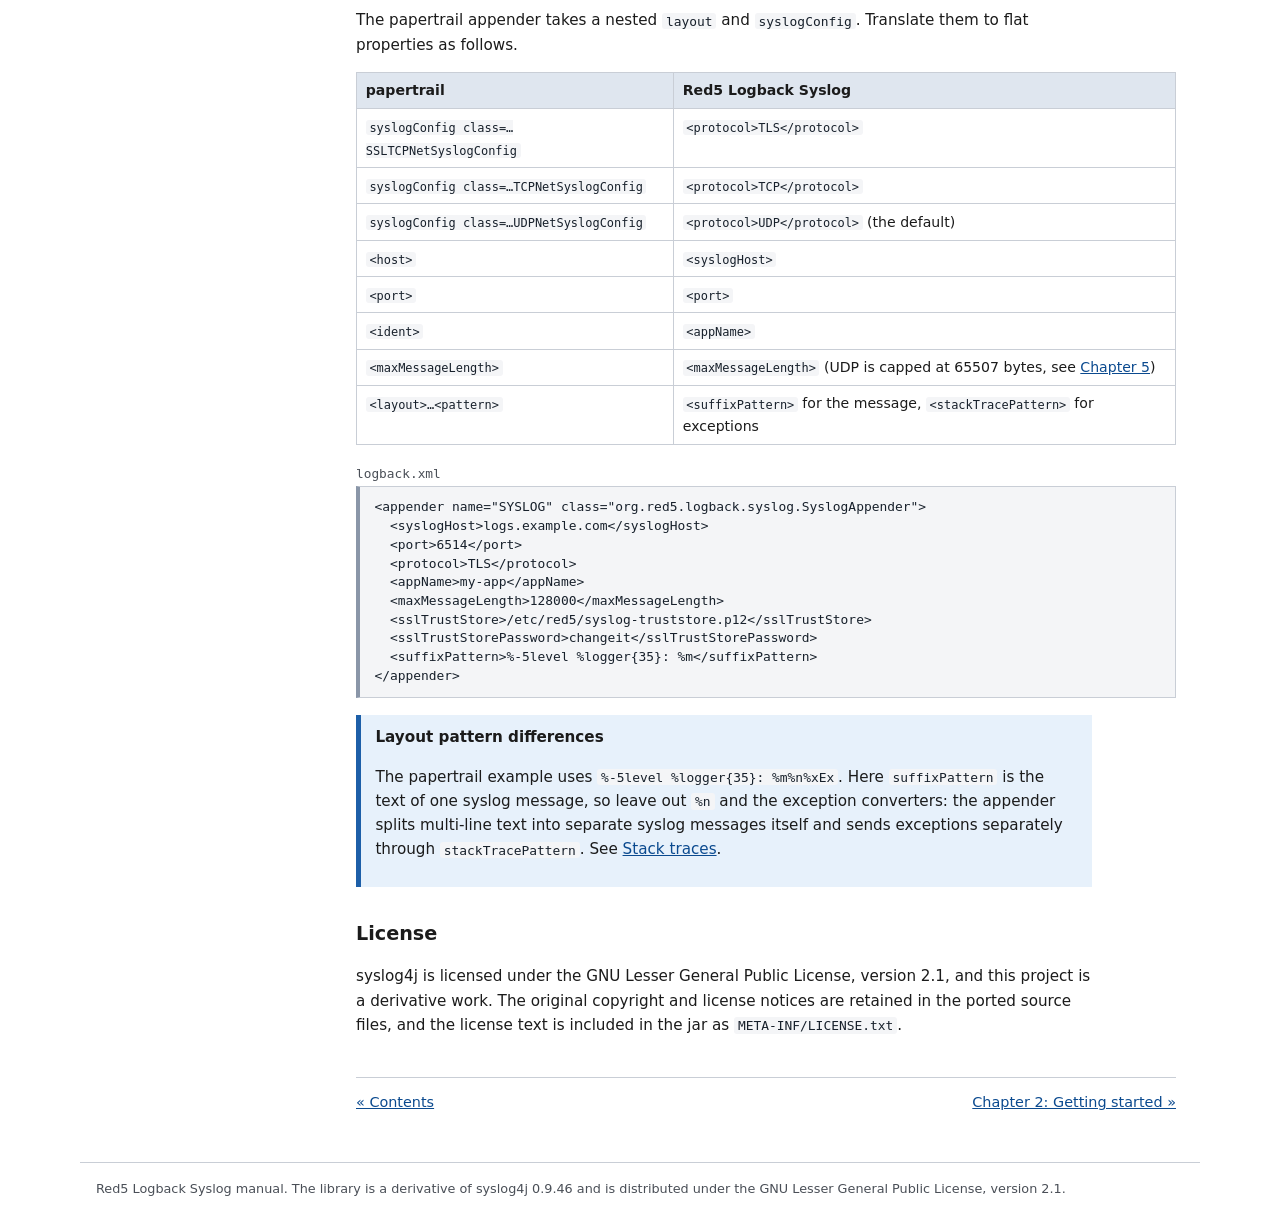
<file: docs/manual/introduction.html>
<!DOCTYPE html>
<html lang="en">
<head>
<meta charset="utf-8">
<meta name="viewport" content="width=device-width, initial-scale=1">
<title>Introduction - Red5 Logback Syslog</title>
<link rel="stylesheet" href="style.css">
</head>
<body>
<div class="banner"><div class="inner">
<h1><a href="index.html">Red5 Logback Syslog</a></h1>
<p>A Logback appender that logs to syslog, with the syslog4j feature set in a single jar for JDK 21+</p>
</div></div>
<div class="layout">
<nav class="toc"><h2>Manual</h2><ul><li><a href="index.html">Contents</a></li><li><a href="introduction.html" class="current">1. Introduction</a></li><li><a href="getting-started.html">2. Getting started</a></li><li><a href="configuration.html">3. Appender configuration</a></li><li><a href="transports.html">4. Transports and TLS</a></li><li><a href="formats.html">5. Message formats</a></li><li><a href="reliability.html">6. Reliability</a></li><li><a href="library.html">7. The syslog library</a></li><li><a href="troubleshooting.html">8. Troubleshooting and limitations</a></li></ul></nav>
<main>
<h1 class="chapter">Chapter 1: Introduction</h1>

<p>Syslog is the standard way for Unix-like systems, network devices and log services to collect
log messages. Logback ships a <code>SyslogAppender</code>, but it speaks only UDP, always uses the
older RFC 3164 format, and sends from the thread that logs. This project provides an appender with
the same basic properties and adds the transports, formats and delivery guarantees that production
servers tend to need.</p>

<h2>What you get</h2>
<ul>
<li><strong>Transports:</strong> UDP, TCP, TLS (with host name verification) and unix domain sockets.
See <a href="transports.html">Chapter 4</a>.</li>
<li><strong>Formats:</strong> RFC 3164 and RFC 5424, including structured data, plus a set of
message modifiers. See <a href="formats.html">Chapter 5</a>.</li>
<li><strong>Delivery behaviour you can rely on:</strong> logging calls do not block, events that
cannot be sent are kept in a bounded backlog and replayed in order, reconnects back off, and every lost
event is counted. See <a href="reliability.html">Chapter 6</a>.</li>
<li><strong>One jar:</strong> the syslog4j client, message layer and server are included, repackaged under
<code>org.red5.syslog</code>. The only dependencies are Logback and SLF4J, which Red5 already provides.
See <a href="library.html">Chapter 7</a>.</li>
</ul>

<h2>Requirements</h2>
<table>
<tr><th>Component</th><th>Version</th></tr>
<tr><td>Java</td><td>21 or later</td></tr>
<tr><td>Logback</td><td>1.5.x (<code>logback-classic</code>)</td></tr>
<tr><td>SLF4J</td><td>2.x (<code>slf4j-api</code>)</td></tr>
</table>
<p>Logback and SLF4J are declared with <code>provided</code> scope: the jar does not bundle them.</p>

<h2>Relationship to other projects</h2>
<p><strong>Logback's SyslogAppender.</strong> The core appender properties use the same names as
<code>ch.qos.logback.classic.net.SyslogAppender</code>: <code>syslogHost</code>, <code>port</code>,
<code>facility</code>, <code>suffixPattern</code>, <code>stackTracePattern</code> and
<code>throwableExcluded</code>.</p>
<p><strong>The papertrail appender.</strong> <code>com.papertrailapp.logback.Syslog4jAppender</code>
(papertrail/logback-syslog4j) wraps syslog4j in a Logback appender. This project offers the same
capability, with the syslog4j classes included in the jar, but it is configured with flat properties
rather than a nested <code>syslogConfig</code> element. The mapping is shown below.</p>
<p><strong>syslog4j.</strong> The library is a port of syslog4j 0.9.46. Nothing is lost except the
log4j integration. The package names and a few details differ; they are listed in
<a href="library.html">Chapter 7</a>.</p>

<h2 id="migrating">Migrating</h2>
<h3>From Logback's SyslogAppender</h3>
<p>Change the class name. The existing properties keep their meaning.</p>
<div class="filename">logback.xml</div><pre><code>&lt;appender name="SYSLOG" class="org.red5.logback.syslog.SyslogAppender"&gt;
  &lt;syslogHost&gt;logs.example.com&lt;/syslogHost&gt;
  &lt;port&gt;514&lt;/port&gt;
  &lt;facility&gt;LOCAL0&lt;/facility&gt;
  &lt;suffixPattern&gt;[%thread] %logger %msg&lt;/suffixPattern&gt;
&lt;/appender&gt;</code></pre>

<h3>From the papertrail Syslog4jAppender</h3>
<p>The papertrail appender takes a nested <code>layout</code> and <code>syslogConfig</code>. Translate
them to flat properties as follows.</p>
<table>
<tr><th>papertrail</th><th>Red5 Logback Syslog</th></tr>
<tr><td><code>syslogConfig class=&hellip;SSLTCPNetSyslogConfig</code></td><td><code>&lt;protocol&gt;TLS&lt;/protocol&gt;</code></td></tr>
<tr><td><code>syslogConfig class=&hellip;TCPNetSyslogConfig</code></td><td><code>&lt;protocol&gt;TCP&lt;/protocol&gt;</code></td></tr>
<tr><td><code>syslogConfig class=&hellip;UDPNetSyslogConfig</code></td><td><code>&lt;protocol&gt;UDP&lt;/protocol&gt;</code> (the default)</td></tr>
<tr><td><code>&lt;host&gt;</code></td><td><code>&lt;syslogHost&gt;</code></td></tr>
<tr><td><code>&lt;port&gt;</code></td><td><code>&lt;port&gt;</code></td></tr>
<tr><td><code>&lt;ident&gt;</code></td><td><code>&lt;appName&gt;</code></td></tr>
<tr><td><code>&lt;maxMessageLength&gt;</code></td><td><code>&lt;maxMessageLength&gt;</code> (UDP is capped at 65507 bytes, see <a href="formats.html#length">Chapter 5</a>)</td></tr>
<tr><td><code>&lt;layout&gt;&hellip;&lt;pattern&gt;</code></td><td><code>&lt;suffixPattern&gt;</code> for the message, <code>&lt;stackTracePattern&gt;</code> for exceptions</td></tr>
</table>
<div class="filename">logback.xml</div><pre><code>&lt;appender name="SYSLOG" class="org.red5.logback.syslog.SyslogAppender"&gt;
  &lt;syslogHost&gt;logs.example.com&lt;/syslogHost&gt;
  &lt;port&gt;6514&lt;/port&gt;
  &lt;protocol&gt;TLS&lt;/protocol&gt;
  &lt;appName&gt;my-app&lt;/appName&gt;
  &lt;maxMessageLength&gt;128000&lt;/maxMessageLength&gt;
  &lt;sslTrustStore&gt;/etc/red5/syslog-truststore.p12&lt;/sslTrustStore&gt;
  &lt;sslTrustStorePassword&gt;changeit&lt;/sslTrustStorePassword&gt;
  &lt;suffixPattern&gt;%-5level %logger{35}: %m&lt;/suffixPattern&gt;
&lt;/appender&gt;</code></pre>
<div class="note"><strong>Layout pattern differences</strong><p>The papertrail example uses <code>%-5level %logger{35}: %m%n%xEx</code>. Here
<code>suffixPattern</code> is the text of one syslog message, so leave out <code>%n</code> and the exception
converters: the appender splits multi-line text into separate syslog messages itself and sends
exceptions separately through <code>stackTracePattern</code>. See
<a href="formats.html#stacktraces">Stack traces</a>.</p></div>

<h2>License</h2>
<p>syslog4j is licensed under the GNU Lesser General Public License, version 2.1, and this project is a
derivative work. The original copyright and license notices are retained in the ported source files,
and the license text is included in the jar as <code>META-INF/LICENSE.txt</code>.</p>

<div class="pager"><span><a href="index.html">&laquo; Contents</a></span><span><a href="getting-started.html">Chapter 2: Getting started &raquo;</a></span></div>
</main>
</div>
<footer>Red5 Logback Syslog manual. The library is a derivative of syslog4j 0.9.46 and is distributed under the GNU Lesser General Public License, version 2.1.</footer>
</body>
</html>
</file>
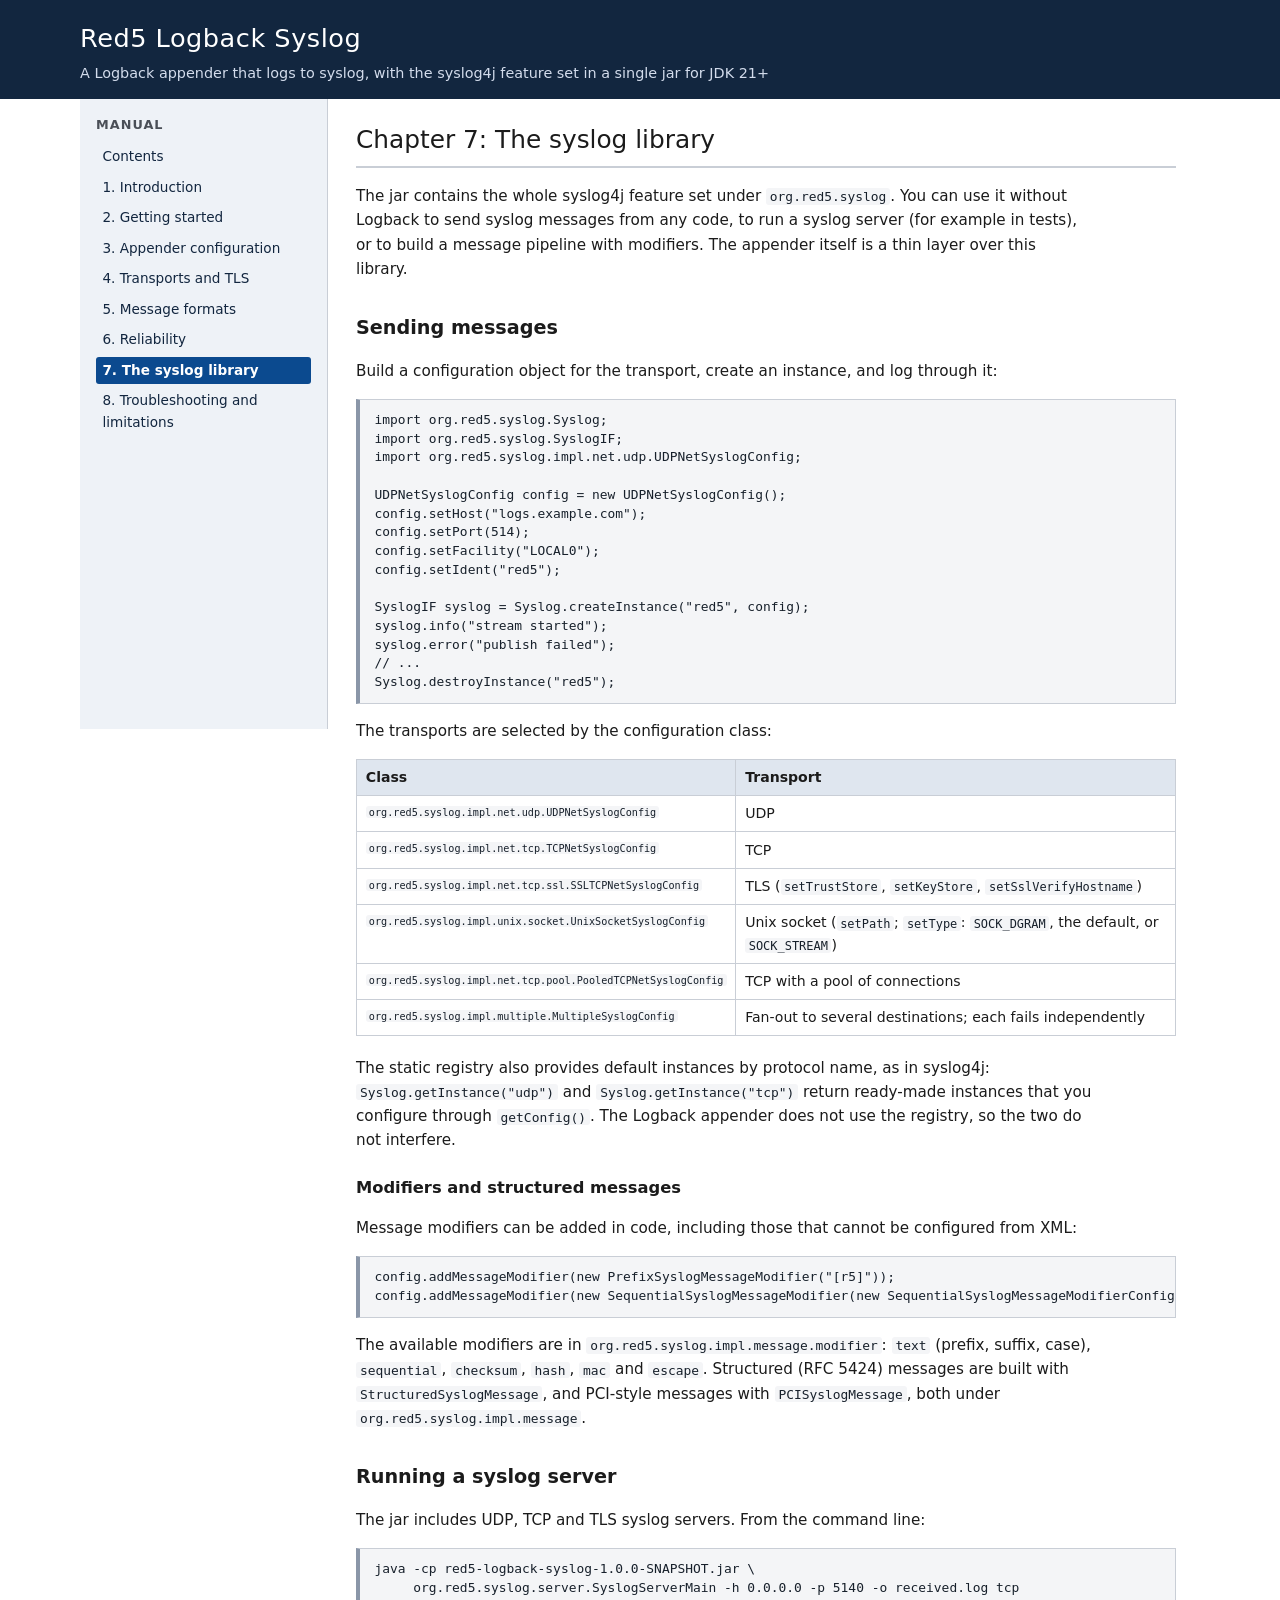
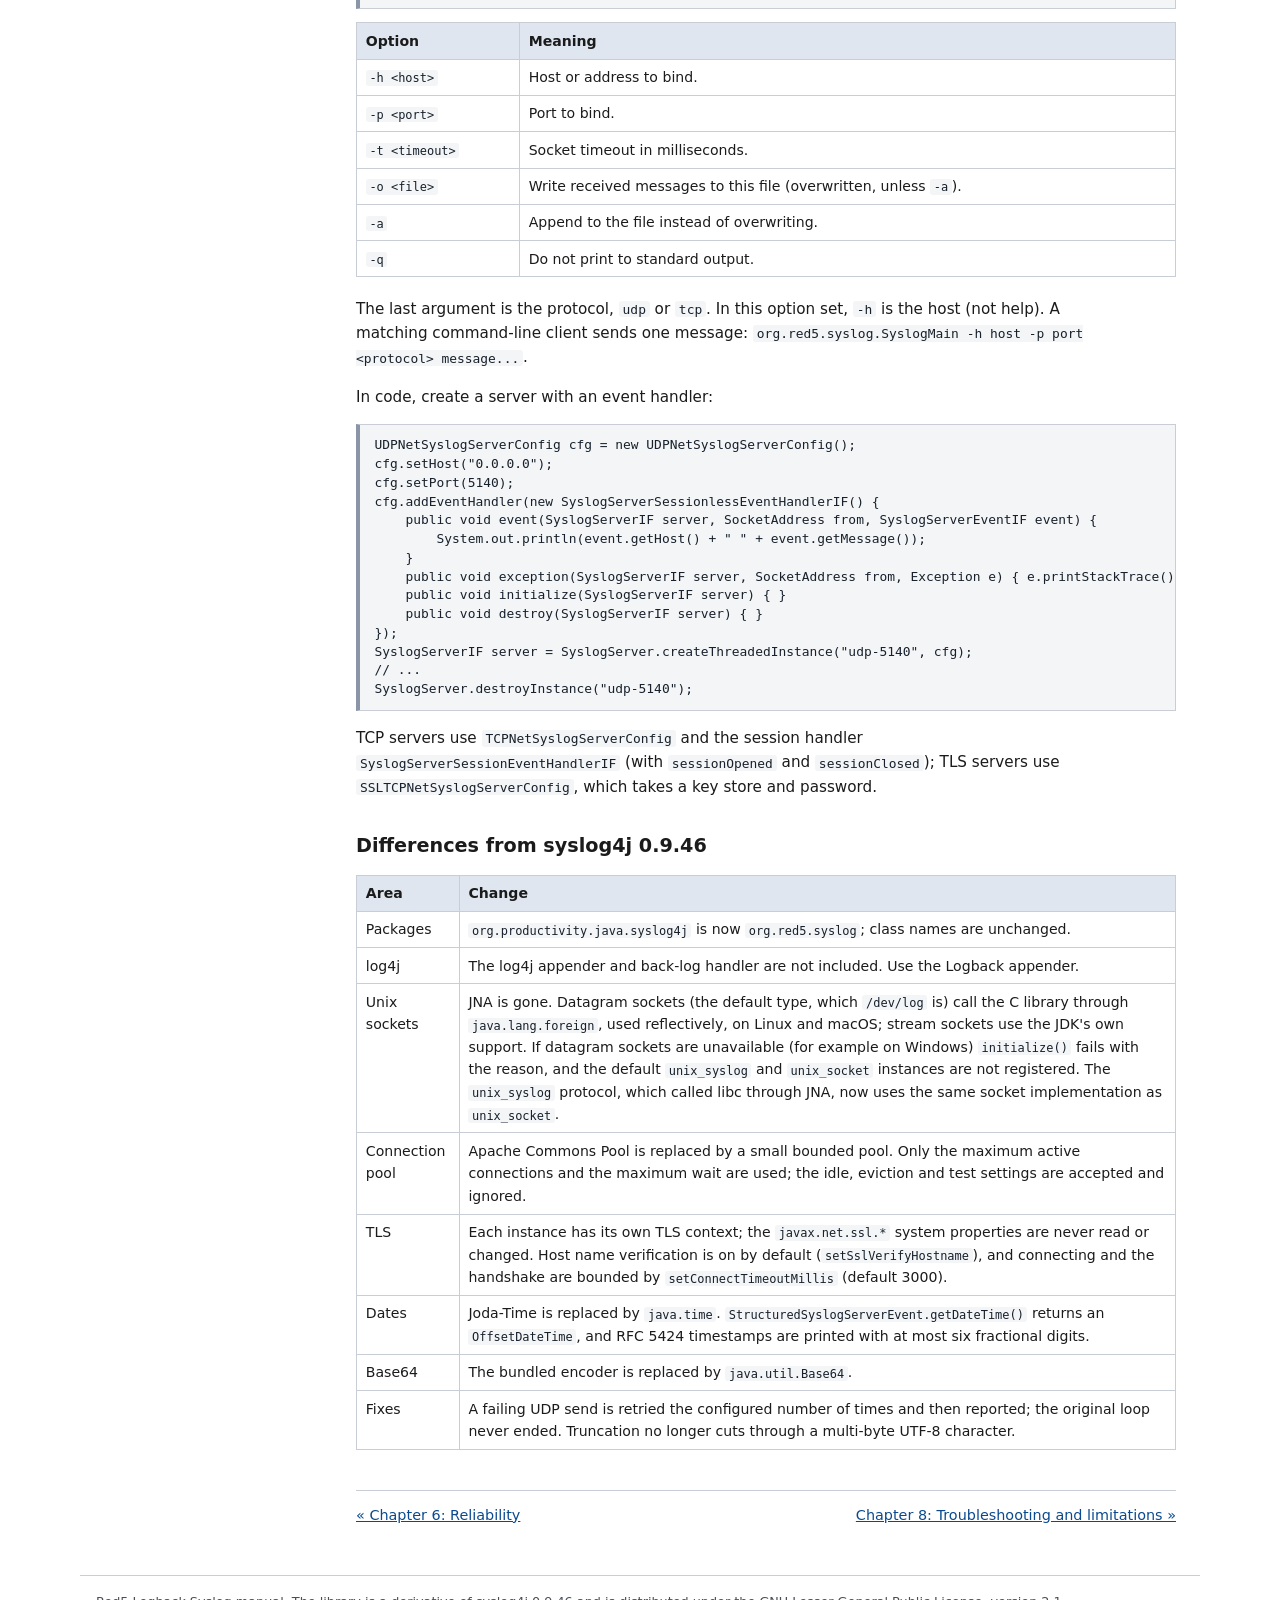
<file: docs/manual/library.html>
<!DOCTYPE html>
<html lang="en">
<head>
<meta charset="utf-8">
<meta name="viewport" content="width=device-width, initial-scale=1">
<title>The syslog library - Red5 Logback Syslog</title>
<link rel="stylesheet" href="style.css">
</head>
<body>
<div class="banner"><div class="inner">
<h1><a href="index.html">Red5 Logback Syslog</a></h1>
<p>A Logback appender that logs to syslog, with the syslog4j feature set in a single jar for JDK 21+</p>
</div></div>
<div class="layout">
<nav class="toc"><h2>Manual</h2><ul><li><a href="index.html">Contents</a></li><li><a href="introduction.html">1. Introduction</a></li><li><a href="getting-started.html">2. Getting started</a></li><li><a href="configuration.html">3. Appender configuration</a></li><li><a href="transports.html">4. Transports and TLS</a></li><li><a href="formats.html">5. Message formats</a></li><li><a href="reliability.html">6. Reliability</a></li><li><a href="library.html" class="current">7. The syslog library</a></li><li><a href="troubleshooting.html">8. Troubleshooting and limitations</a></li></ul></nav>
<main>
<h1 class="chapter">Chapter 7: The syslog library</h1>

<p>The jar contains the whole syslog4j feature set under <code>org.red5.syslog</code>. You can use it without Logback
to send syslog messages from any code, to run a syslog server (for example in tests), or to build a message pipeline
with modifiers. The appender itself is a thin layer over this library.</p>

<h2>Sending messages</h2>
<p>Build a configuration object for the transport, create an instance, and log through it:</p>
<pre><code>import org.red5.syslog.Syslog;
import org.red5.syslog.SyslogIF;
import org.red5.syslog.impl.net.udp.UDPNetSyslogConfig;

UDPNetSyslogConfig config = new UDPNetSyslogConfig();
config.setHost("logs.example.com");
config.setPort(514);
config.setFacility("LOCAL0");
config.setIdent("red5");

SyslogIF syslog = Syslog.createInstance("red5", config);
syslog.info("stream started");
syslog.error("publish failed");
// ...
Syslog.destroyInstance("red5");</code></pre>
<p>The transports are selected by the configuration class:</p><table>
<tr><th>Class</th><th>Transport</th></tr>
<tr><td class="prop"><code>org.red5.syslog.impl.net.udp.UDPNetSyslogConfig</code></td><td>UDP</td></tr>
<tr><td class="prop"><code>org.red5.syslog.impl.net.tcp.TCPNetSyslogConfig</code></td><td>TCP</td></tr>
<tr><td class="prop"><code>org.red5.syslog.impl.net.tcp.ssl.SSLTCPNetSyslogConfig</code></td><td>TLS (<code>setTrustStore</code>, <code>setKeyStore</code>, <code>setSslVerifyHostname</code>)</td></tr>
<tr><td class="prop"><code>org.red5.syslog.impl.unix.socket.UnixSocketSyslogConfig</code></td><td>Unix socket (<code>setPath</code>; <code>setType</code>: <code>SOCK_DGRAM</code>, the default, or <code>SOCK_STREAM</code>)</td></tr>
<tr><td class="prop"><code>org.red5.syslog.impl.net.tcp.pool.PooledTCPNetSyslogConfig</code></td><td>TCP with a pool of connections</td></tr>
<tr><td class="prop"><code>org.red5.syslog.impl.multiple.MultipleSyslogConfig</code></td><td>Fan-out to several destinations; each fails independently</td></tr>
</table>

<p>The static registry also provides default instances by protocol name, as in syslog4j:
<code>Syslog.getInstance("udp")</code> and <code>Syslog.getInstance("tcp")</code> return ready-made instances
that you configure through <code>getConfig()</code>. The Logback appender does not use the registry, so the two do not
interfere.</p>

<h3>Modifiers and structured messages</h3>
<p>Message modifiers can be added in code, including those that cannot be configured from XML:</p>
<pre><code>config.addMessageModifier(new PrefixSyslogMessageModifier("[r5]"));
config.addMessageModifier(new SequentialSyslogMessageModifier(new SequentialSyslogMessageModifierConfig()));</code></pre>

<p>The available modifiers are in <code>org.red5.syslog.impl.message.modifier</code>: <code>text</code> (prefix, suffix,
case), <code>sequential</code>, <code>checksum</code>, <code>hash</code>, <code>mac</code> and <code>escape</code>.
Structured (RFC 5424) messages are built with <code>StructuredSyslogMessage</code>, and PCI-style messages with
<code>PCISyslogMessage</code>, both under <code>org.red5.syslog.impl.message</code>.</p>

<h2>Running a syslog server</h2>
<p>The jar includes UDP, TCP and TLS syslog servers. From the command line:</p>
<pre><code>java -cp red5-logback-syslog-1.0.0-SNAPSHOT.jar \
     org.red5.syslog.server.SyslogServerMain -h 0.0.0.0 -p 5140 -o received.log tcp</code></pre>

<table>
<tr><th>Option</th><th>Meaning</th></tr>
<tr><td><code>-h &lt;host&gt;</code></td><td>Host or address to bind.</td></tr>
<tr><td><code>-p &lt;port&gt;</code></td><td>Port to bind.</td></tr>
<tr><td><code>-t &lt;timeout&gt;</code></td><td>Socket timeout in milliseconds.</td></tr>
<tr><td><code>-o &lt;file&gt;</code></td><td>Write received messages to this file (overwritten, unless <code>-a</code>).</td></tr>
<tr><td><code>-a</code></td><td>Append to the file instead of overwriting.</td></tr>
<tr><td><code>-q</code></td><td>Do not print to standard output.</td></tr>
</table>
<p>The last argument is the protocol, <code>udp</code> or <code>tcp</code>. In this option set, <code>-h</code> is the host
(not help). A matching command-line client sends one message: <code>org.red5.syslog.SyslogMain -h host -p port
&lt;protocol&gt; message...</code>.</p>
<p>In code, create a server with an event handler:</p>
<pre><code>UDPNetSyslogServerConfig cfg = new UDPNetSyslogServerConfig();
cfg.setHost("0.0.0.0");
cfg.setPort(5140);
cfg.addEventHandler(new SyslogServerSessionlessEventHandlerIF() {
    public void event(SyslogServerIF server, SocketAddress from, SyslogServerEventIF event) {
        System.out.println(event.getHost() + " " + event.getMessage());
    }
    public void exception(SyslogServerIF server, SocketAddress from, Exception e) { e.printStackTrace(); }
    public void initialize(SyslogServerIF server) { }
    public void destroy(SyslogServerIF server) { }
});
SyslogServerIF server = SyslogServer.createThreadedInstance("udp-5140", cfg);
// ...
SyslogServer.destroyInstance("udp-5140");</code></pre>

<p>TCP servers use <code>TCPNetSyslogServerConfig</code> and the session handler
<code>SyslogServerSessionEventHandlerIF</code> (with <code>sessionOpened</code> and <code>sessionClosed</code>); TLS servers use
<code>SSLTCPNetSyslogServerConfig</code>, which takes a key store and password.</p>

<h2>Differences from syslog4j 0.9.46</h2>
<table>
<tr><th>Area</th><th>Change</th></tr>
<tr><td>Packages</td><td><code>org.productivity.java.syslog4j</code> is now <code>org.red5.syslog</code>; class names are unchanged.</td></tr>
<tr><td>log4j</td><td>The log4j appender and back-log handler are not included. Use the Logback appender.</td></tr>
<tr><td>Unix sockets</td><td>JNA is gone. Datagram sockets (the default type, which <code>/dev/log</code> is) call the C library through <code>java.lang.foreign</code>, used reflectively, on Linux and macOS; stream sockets use the JDK's own support. If datagram sockets are unavailable (for example on Windows) <code>initialize()</code> fails with the reason, and the default <code>unix_syslog</code> and <code>unix_socket</code> instances are not registered. The <code>unix_syslog</code> protocol, which called libc through JNA, now uses the same socket implementation as <code>unix_socket</code>.</td></tr>
<tr><td>Connection pool</td><td>Apache Commons Pool is replaced by a small bounded pool. Only the maximum active connections and the maximum wait are used; the idle, eviction and test settings are accepted and ignored.</td></tr>
<tr><td>TLS</td><td>Each instance has its own TLS context; the <code>javax.net.ssl.*</code> system properties are never read or changed. Host name verification is on by default (<code>setSslVerifyHostname</code>), and connecting and the handshake are bounded by <code>setConnectTimeoutMillis</code> (default 3000).</td></tr>
<tr><td>Dates</td><td>Joda-Time is replaced by <code>java.time</code>. <code>StructuredSyslogServerEvent.getDateTime()</code> returns an <code>OffsetDateTime</code>, and RFC 5424 timestamps are printed with at most six fractional digits.</td></tr>
<tr><td>Base64</td><td>The bundled encoder is replaced by <code>java.util.Base64</code>.</td></tr>
<tr><td>Fixes</td><td>A failing UDP send is retried the configured number of times and then reported; the original loop never ended. Truncation no longer cuts through a multi-byte UTF-8 character.</td></tr>
</table>

<div class="pager"><span><a href="reliability.html">&laquo; Chapter 6: Reliability</a></span><span><a href="troubleshooting.html">Chapter 8: Troubleshooting and limitations &raquo;</a></span></div>
</main>
</div>
<footer>Red5 Logback Syslog manual. The library is a derivative of syslog4j 0.9.46 and is distributed under the GNU Lesser General Public License, version 2.1.</footer>
</body>
</html>
</file>
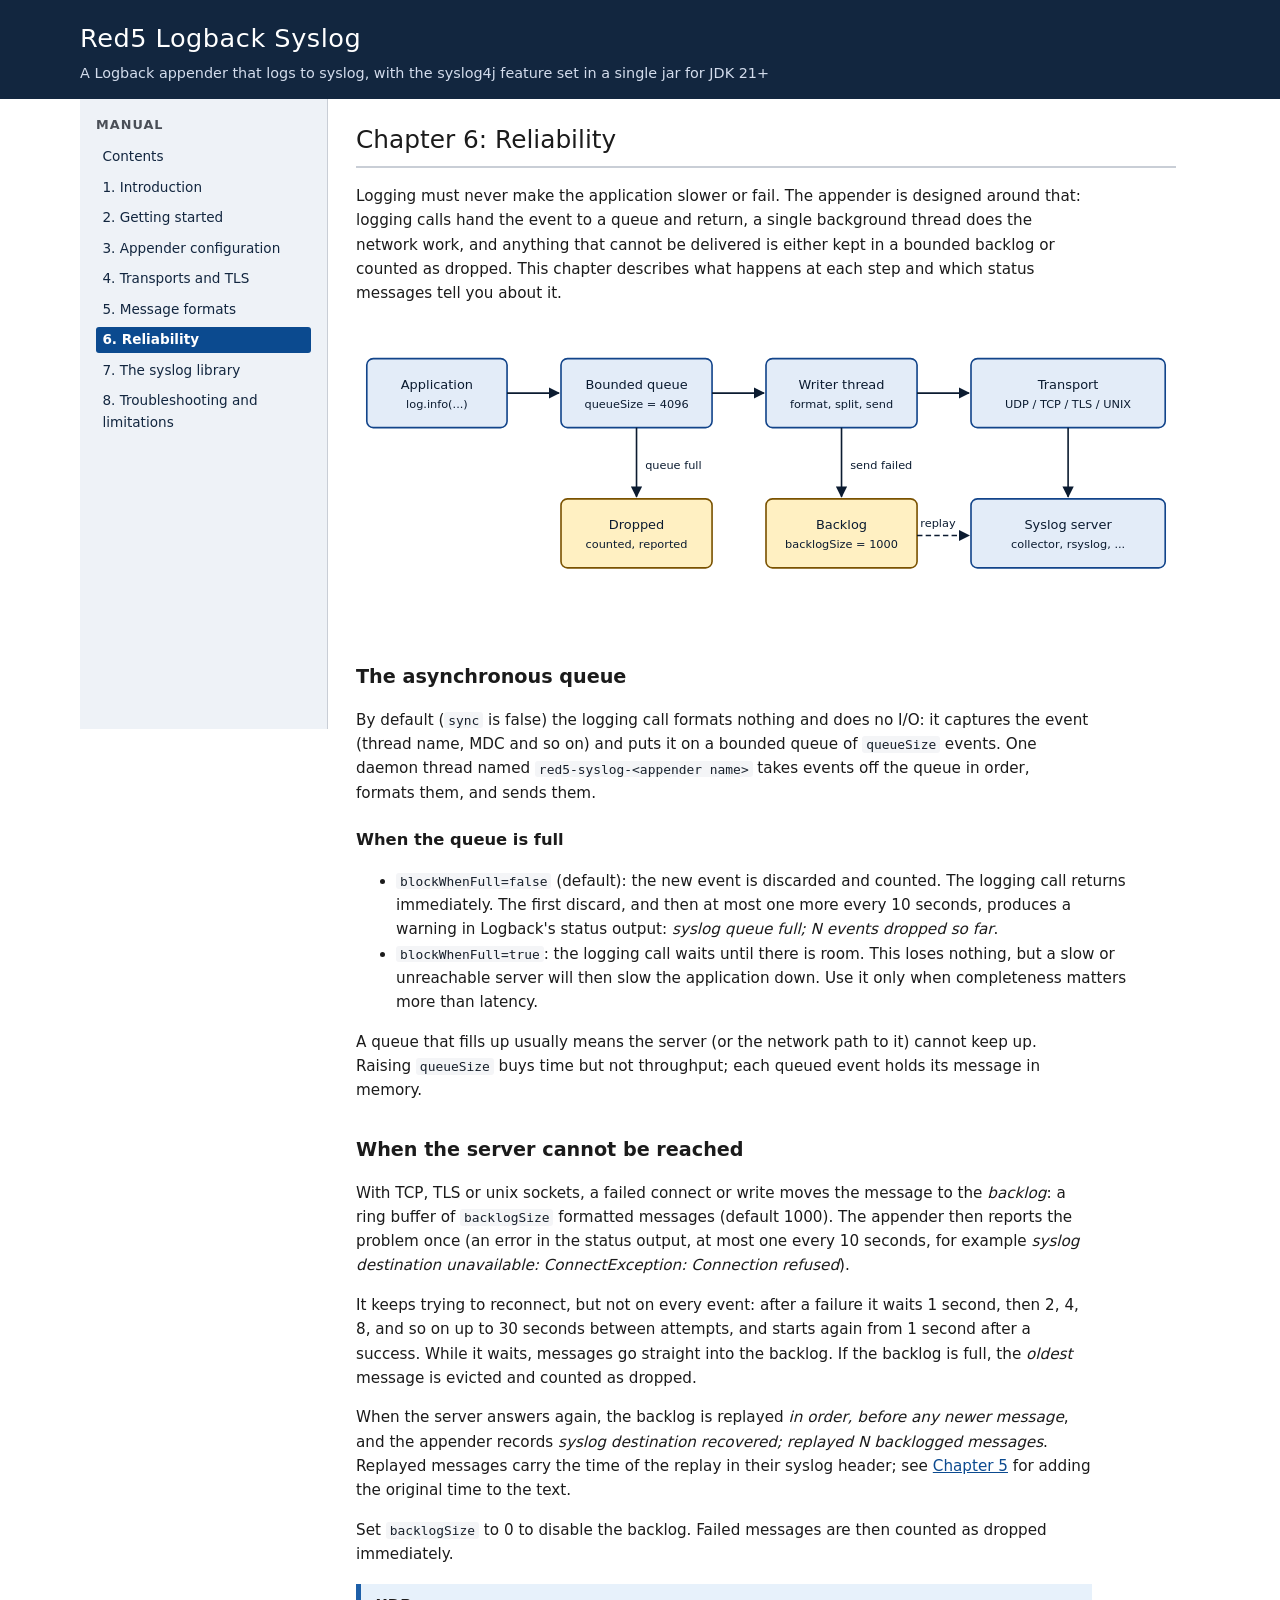
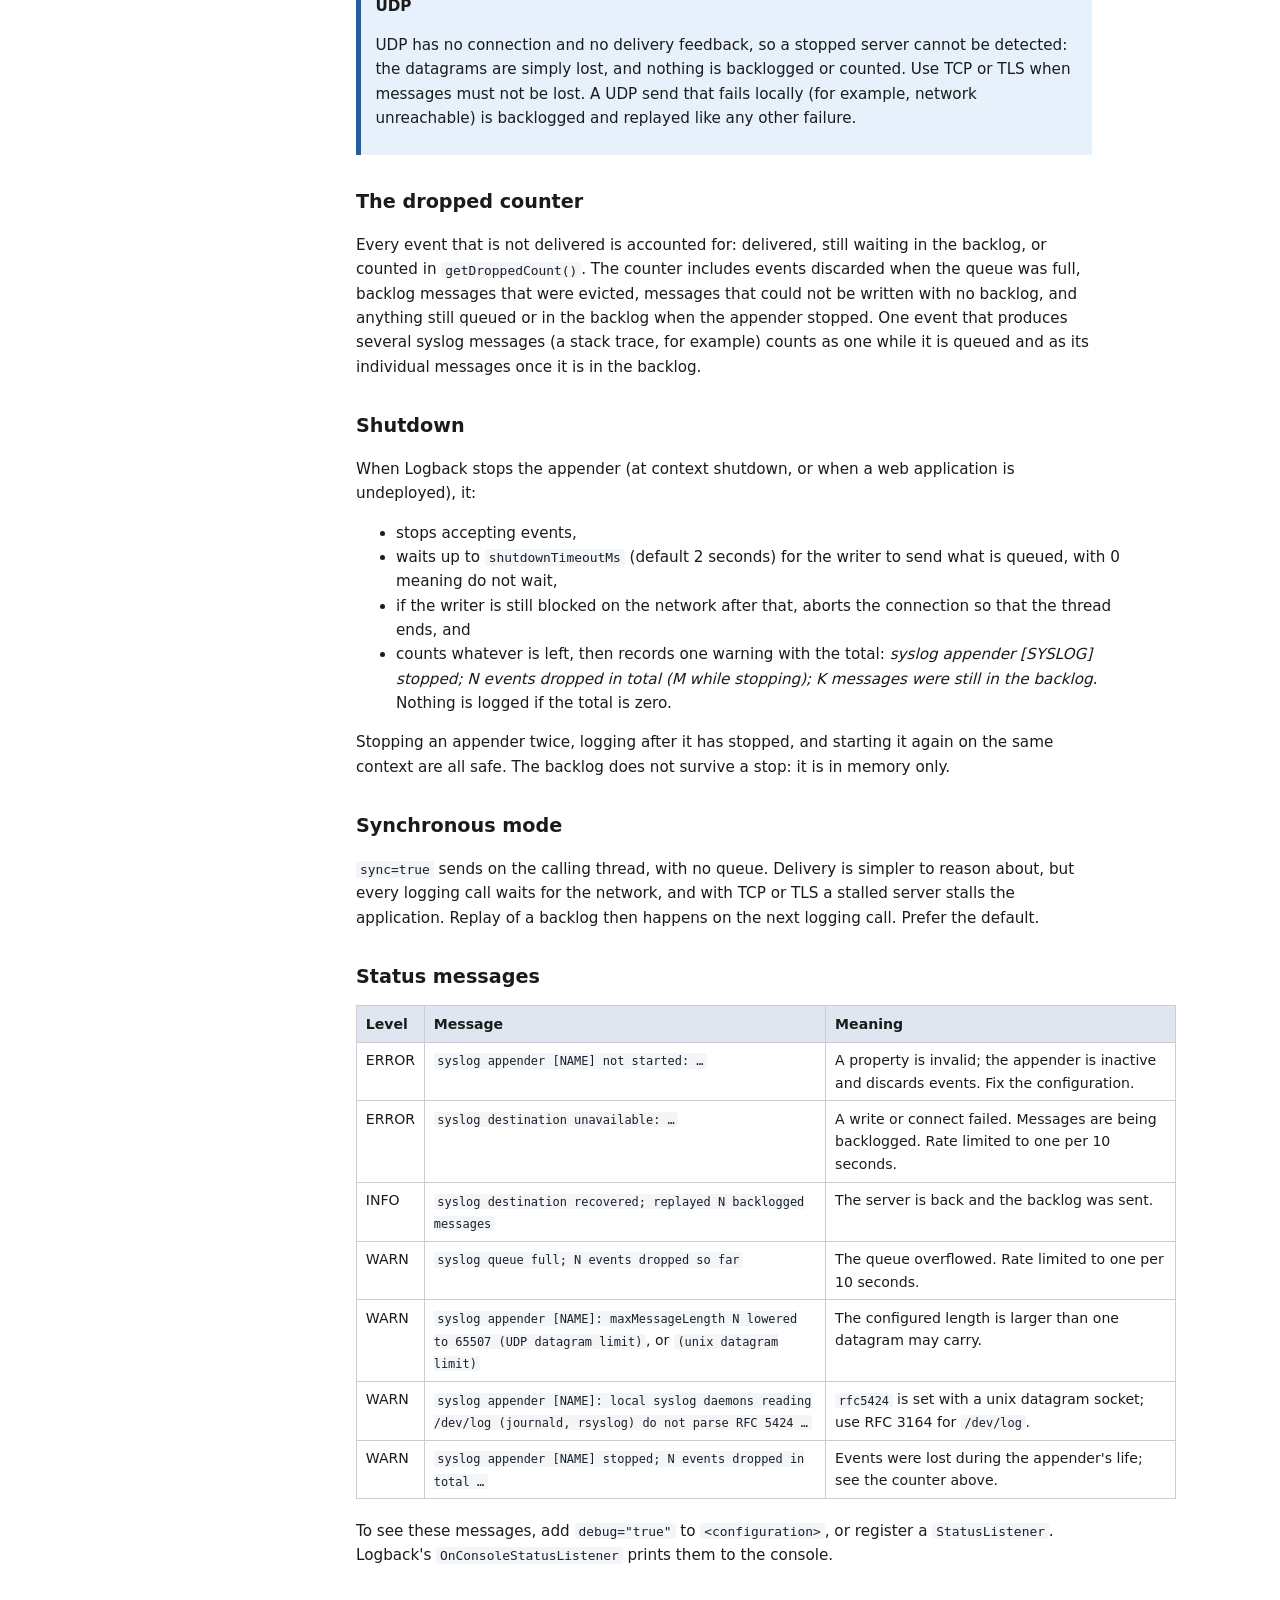
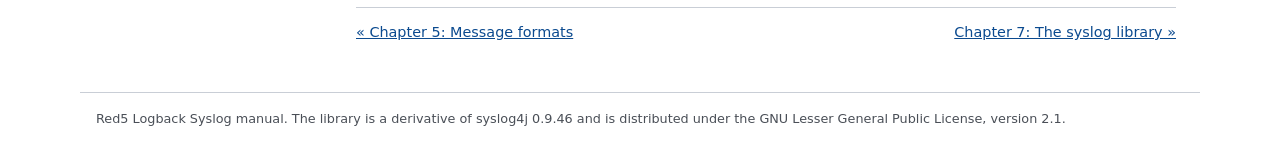
<file: docs/manual/reliability.html>
<!DOCTYPE html>
<html lang="en">
<head>
<meta charset="utf-8">
<meta name="viewport" content="width=device-width, initial-scale=1">
<title>Reliability - Red5 Logback Syslog</title>
<link rel="stylesheet" href="style.css">
</head>
<body>
<div class="banner"><div class="inner">
<h1><a href="index.html">Red5 Logback Syslog</a></h1>
<p>A Logback appender that logs to syslog, with the syslog4j feature set in a single jar for JDK 21+</p>
</div></div>
<div class="layout">
<nav class="toc"><h2>Manual</h2><ul><li><a href="index.html">Contents</a></li><li><a href="introduction.html">1. Introduction</a></li><li><a href="getting-started.html">2. Getting started</a></li><li><a href="configuration.html">3. Appender configuration</a></li><li><a href="transports.html">4. Transports and TLS</a></li><li><a href="formats.html">5. Message formats</a></li><li><a href="reliability.html" class="current">6. Reliability</a></li><li><a href="library.html">7. The syslog library</a></li><li><a href="troubleshooting.html">8. Troubleshooting and limitations</a></li></ul></nav>
<main>
<h1 class="chapter">Chapter 6: Reliability</h1>

<p>Logging must never make the application slower or fail. The appender is designed around that: logging calls
hand the event to a queue and return, a single background thread does the network work, and anything that cannot be
delivered is either kept in a bounded backlog or counted as dropped. This chapter describes what happens at each
step and which status messages tell you about it.</p>

<svg class="diagram" viewBox="0 0 760 250" role="img" aria-labelledby="dg-t dg-d" xmlns="http://www.w3.org/2000/svg">
<title id="dg-t">How an event travels from the application to the syslog server</title>
<desc id="dg-d">The application thread hands events to a bounded queue. A writer thread takes them from the queue, replays any backlog first, and sends them over the transport to the syslog server. Events that cannot be sent go to the backlog.</desc>
<defs><marker id="ah" viewBox="0 0 10 10" refX="9" refY="5" markerWidth="7" markerHeight="7" orient="auto"><path d="M0,0 L10,5 L0,10 z"/></marker></defs>
<rect class="box" x="10" y="20" width="130" height="64" rx="6"/>
<text x="75" y="48" text-anchor="middle">Application</text>
<text x="75" y="66" text-anchor="middle" class="small">log.info(...)</text>
<rect class="box" x="190" y="20" width="140" height="64" rx="6"/>
<text x="260" y="48" text-anchor="middle">Bounded queue</text>
<text x="260" y="66" text-anchor="middle" class="small">queueSize = 4096</text>
<rect class="box" x="380" y="20" width="140" height="64" rx="6"/>
<text x="450" y="48" text-anchor="middle">Writer thread</text>
<text x="450" y="66" text-anchor="middle" class="small">format, split, send</text>
<rect class="box" x="570" y="20" width="180" height="64" rx="6"/>
<text x="660" y="48" text-anchor="middle">Transport</text>
<text x="660" y="66" text-anchor="middle" class="small">UDP / TCP / TLS / UNIX</text>
<rect class="accent" x="190" y="150" width="140" height="64" rx="6"/>
<text x="260" y="178" text-anchor="middle">Dropped</text>
<text x="260" y="196" text-anchor="middle" class="small">counted, reported</text>
<rect class="accent" x="380" y="150" width="140" height="64" rx="6"/>
<text x="450" y="178" text-anchor="middle">Backlog</text>
<text x="450" y="196" text-anchor="middle" class="small">backlogSize = 1000</text>
<rect class="box" x="570" y="150" width="180" height="64" rx="6"/>
<text x="660" y="178" text-anchor="middle">Syslog server</text>
<text x="660" y="196" text-anchor="middle" class="small">collector, rsyslog, ...</text>
<path class="arrow" d="M140,52 L188,52" marker-end="url(#ah)"/>
<path class="arrow" d="M330,52 L378,52" marker-end="url(#ah)"/>
<path class="arrow" d="M520,52 L568,52" marker-end="url(#ah)"/>
<path class="arrow" d="M660,84 L660,148" marker-end="url(#ah)"/>
<path class="arrow" d="M260,84 L260,148" marker-end="url(#ah)"/>
<text x="268" y="122" class="small">queue full</text>
<path class="arrow" d="M450,84 L450,148" marker-end="url(#ah)"/>
<text x="458" y="122" class="small">send failed</text>
<path class="arrow" d="M520,184 L568,184" marker-end="url(#ah)" stroke-dasharray="5,3"/>
<text x="523" y="176" class="small">replay</text>
</svg>

<h2>The asynchronous queue</h2>
<p>By default (<code>sync</code> is false) the logging call formats nothing and does no I/O: it captures the event
(thread name, MDC and so on) and puts it on a bounded queue of <code>queueSize</code> events. One daemon
thread named <code>red5-syslog-&lt;appender name&gt;</code> takes events off the queue in order, formats them,
and sends them.</p>
<h3>When the queue is full</h3>
<ul>
<li><code>blockWhenFull=false</code> (default): the new event is discarded and counted. The logging call returns
immediately. The first discard, and then at most one more every 10 seconds, produces a warning in
Logback's status output: <em>syslog queue full; N events dropped so far</em>.</li>
<li><code>blockWhenFull=true</code>: the logging call waits until there is room. This loses nothing, but a slow
or unreachable server will then slow the application down. Use it only when completeness matters more than
latency.</li>
</ul>
<p>A queue that fills up usually means the server (or the network path to it) cannot keep up. Raising
<code>queueSize</code> buys time but not throughput; each queued event holds its message in memory.</p>

<h2>When the server cannot be reached</h2>
<p>With TCP, TLS or unix sockets, a failed connect or write moves the message to the <em>backlog</em>: a ring
buffer of <code>backlogSize</code> formatted messages (default 1000). The appender then reports the problem once
(an error in the status output, at most one every 10 seconds, for example <em>syslog destination unavailable:
ConnectException: Connection refused</em>).</p>
<p>It keeps trying to reconnect, but not on every event: after a failure it waits 1 second, then 2, 4, 8, and so
on up to 30 seconds between attempts, and starts again from 1 second after a success. While it waits, messages go
straight into the backlog. If the backlog is full, the <em>oldest</em> message is evicted and counted as dropped.</p>
<p>When the server answers again, the backlog is replayed <em>in order, before any newer message</em>, and the
appender records <em>syslog destination recovered; replayed N backlogged messages</em>. Replayed messages carry the
time of the replay in their syslog header; see <a href="formats.html">Chapter 5</a> for adding the original time to
the text.</p>
<p>Set <code>backlogSize</code> to 0 to disable the backlog. Failed messages are then counted as dropped
immediately.</p>
<div class="note"><strong>UDP</strong><p>UDP has no connection and no delivery feedback, so a stopped server cannot be detected: the datagrams
are simply lost, and nothing is backlogged or counted. Use TCP or TLS when messages must not be lost. A UDP
send that fails locally (for example, network unreachable) is backlogged and replayed like any other failure.</p></div>

<h2>The dropped counter</h2>
<p>Every event that is not delivered is accounted for: delivered, still waiting in the backlog, or counted in
<code>getDroppedCount()</code>. The counter includes events discarded when the queue was full, backlog messages
that were evicted, messages that could not be written with no backlog, and anything still queued or in the backlog
when the appender stopped. One event that produces several syslog messages (a stack trace, for example) counts as one
while it is queued and as its individual messages once it is in the backlog.</p>

<h2>Shutdown</h2>
<p>When Logback stops the appender (at context shutdown, or when a web application is undeployed), it:</p>
<ul>
<li>stops accepting events,</li>
<li>waits up to <code>shutdownTimeoutMs</code> (default 2 seconds) for the writer to send what is queued, with 0 meaning
do not wait,</li>
<li>if the writer is still blocked on the network after that, aborts the connection so that the thread ends, and</li>
<li>counts whatever is left, then records one warning with the total: <em>syslog appender [SYSLOG] stopped; N events
dropped in total (M while stopping); K messages were still in the backlog</em>. Nothing is logged if the total is zero.</li>
</ul>
<p>Stopping an appender twice, logging after it has stopped, and starting it again on the same context are all
safe. The backlog does not survive a stop: it is in memory only.</p>

<h2>Synchronous mode</h2>
<p><code>sync=true</code> sends on the calling thread, with no queue. Delivery is simpler to reason about, but every
logging call waits for the network, and with TCP or TLS a stalled server stalls the application. Replay of a
backlog then happens on the next logging call. Prefer the default.</p>

<h2>Status messages</h2>
<table>
<tr><th>Level</th><th>Message</th><th>Meaning</th></tr>
<tr><td>ERROR</td><td><code>syslog appender [NAME] not started: &hellip;</code></td><td>A property is invalid; the appender is inactive and discards events. Fix the configuration.</td></tr>
<tr><td>ERROR</td><td><code>syslog destination unavailable: &hellip;</code></td><td>A write or connect failed. Messages are being backlogged. Rate limited to one per 10 seconds.</td></tr>
<tr><td>INFO</td><td><code>syslog destination recovered; replayed N backlogged messages</code></td><td>The server is back and the backlog was sent.</td></tr>
<tr><td>WARN</td><td><code>syslog queue full; N events dropped so far</code></td><td>The queue overflowed. Rate limited to one per 10 seconds.</td></tr>
<tr><td>WARN</td><td><code>syslog appender [NAME]: maxMessageLength N lowered to 65507 (UDP datagram limit)</code>, or <code>(unix datagram limit)</code></td><td>The configured length is larger than one datagram may carry.</td></tr>
<tr><td>WARN</td><td><code>syslog appender [NAME]: local syslog daemons reading /dev/log (journald, rsyslog) do not parse RFC 5424 &hellip;</code></td><td><code>rfc5424</code> is set with a unix datagram socket; use RFC 3164 for <code>/dev/log</code>.</td></tr>
<tr><td>WARN</td><td><code>syslog appender [NAME] stopped; N events dropped in total &hellip;</code></td><td>Events were lost during the appender's life; see the counter above.</td></tr>
</table>
<p>To see these messages, add <code>debug="true"</code> to <code>&lt;configuration&gt;</code>, or register a
<code>StatusListener</code>. Logback's <code>OnConsoleStatusListener</code> prints them to the console.</p>

<div class="pager"><span><a href="formats.html">&laquo; Chapter 5: Message formats</a></span><span><a href="library.html">Chapter 7: The syslog library &raquo;</a></span></div>
</main>
</div>
<footer>Red5 Logback Syslog manual. The library is a derivative of syslog4j 0.9.46 and is distributed under the GNU Lesser General Public License, version 2.1.</footer>
</body>
</html>
</file>
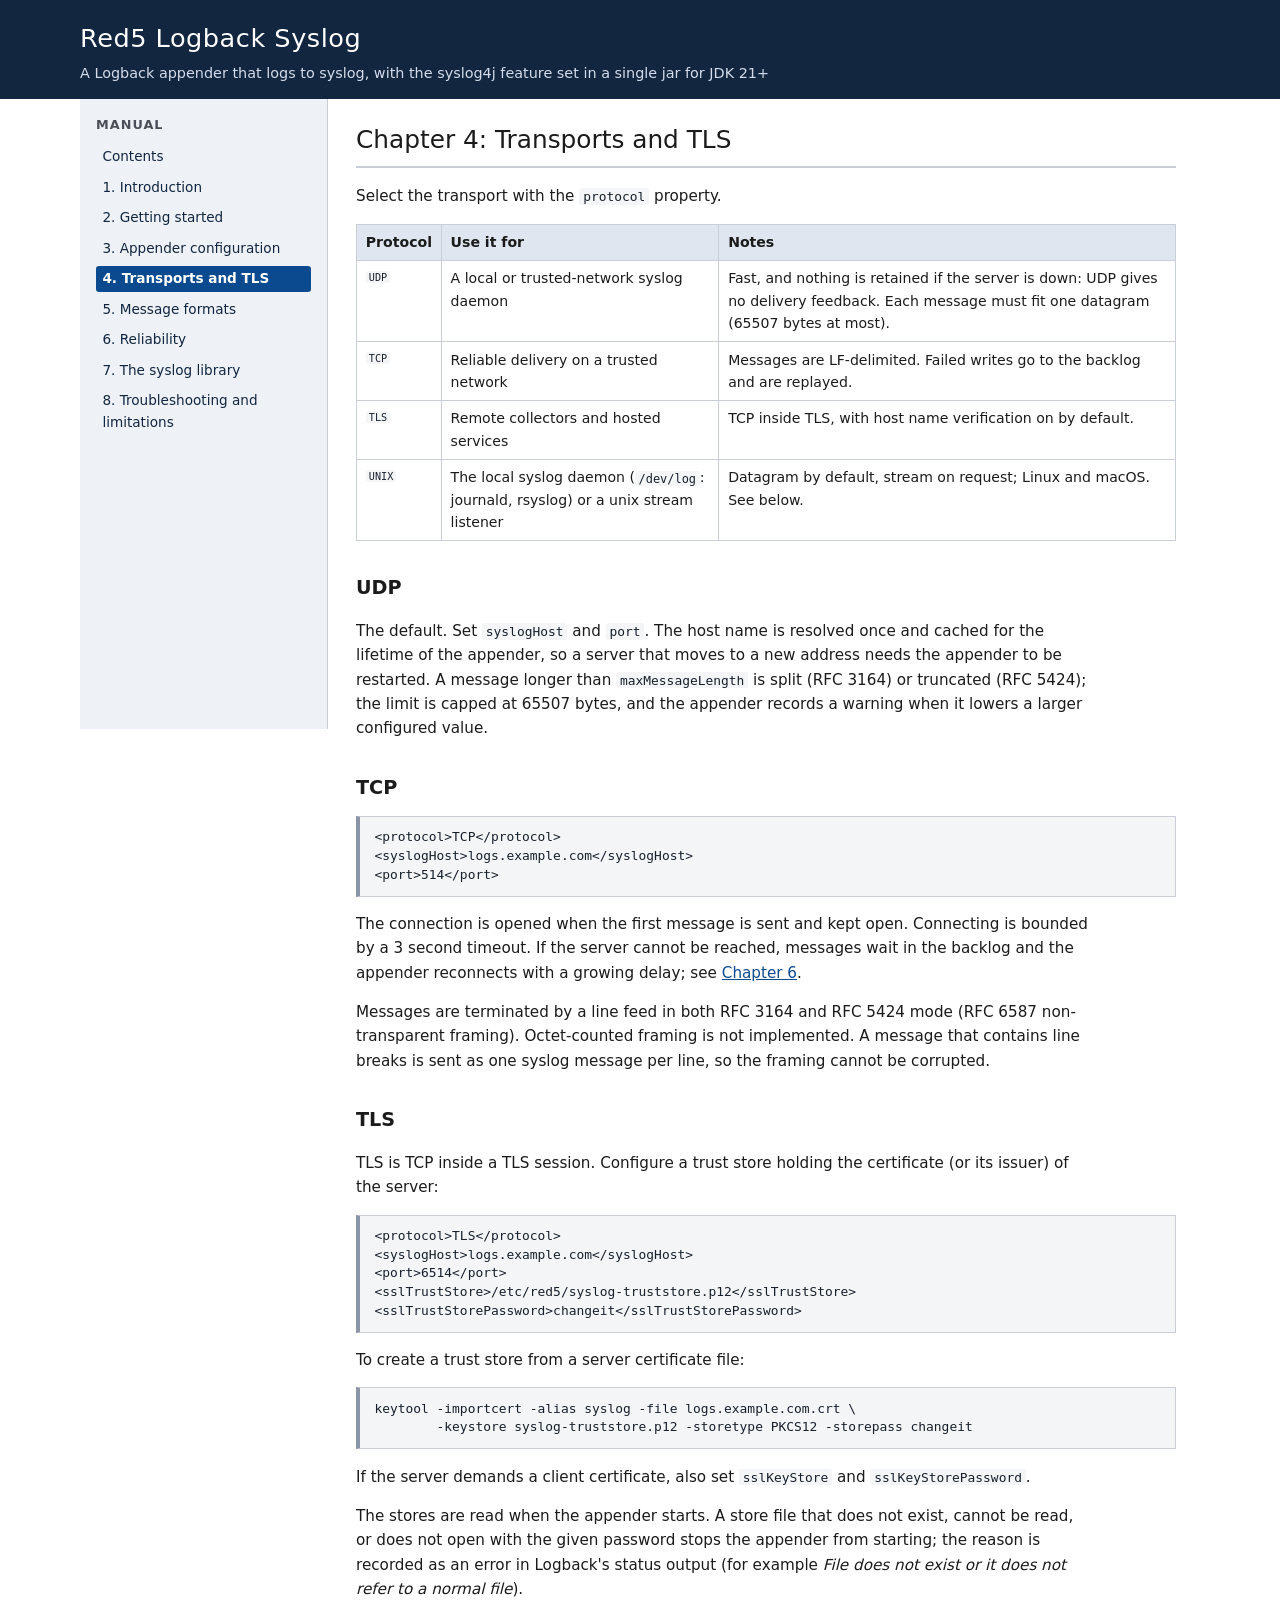
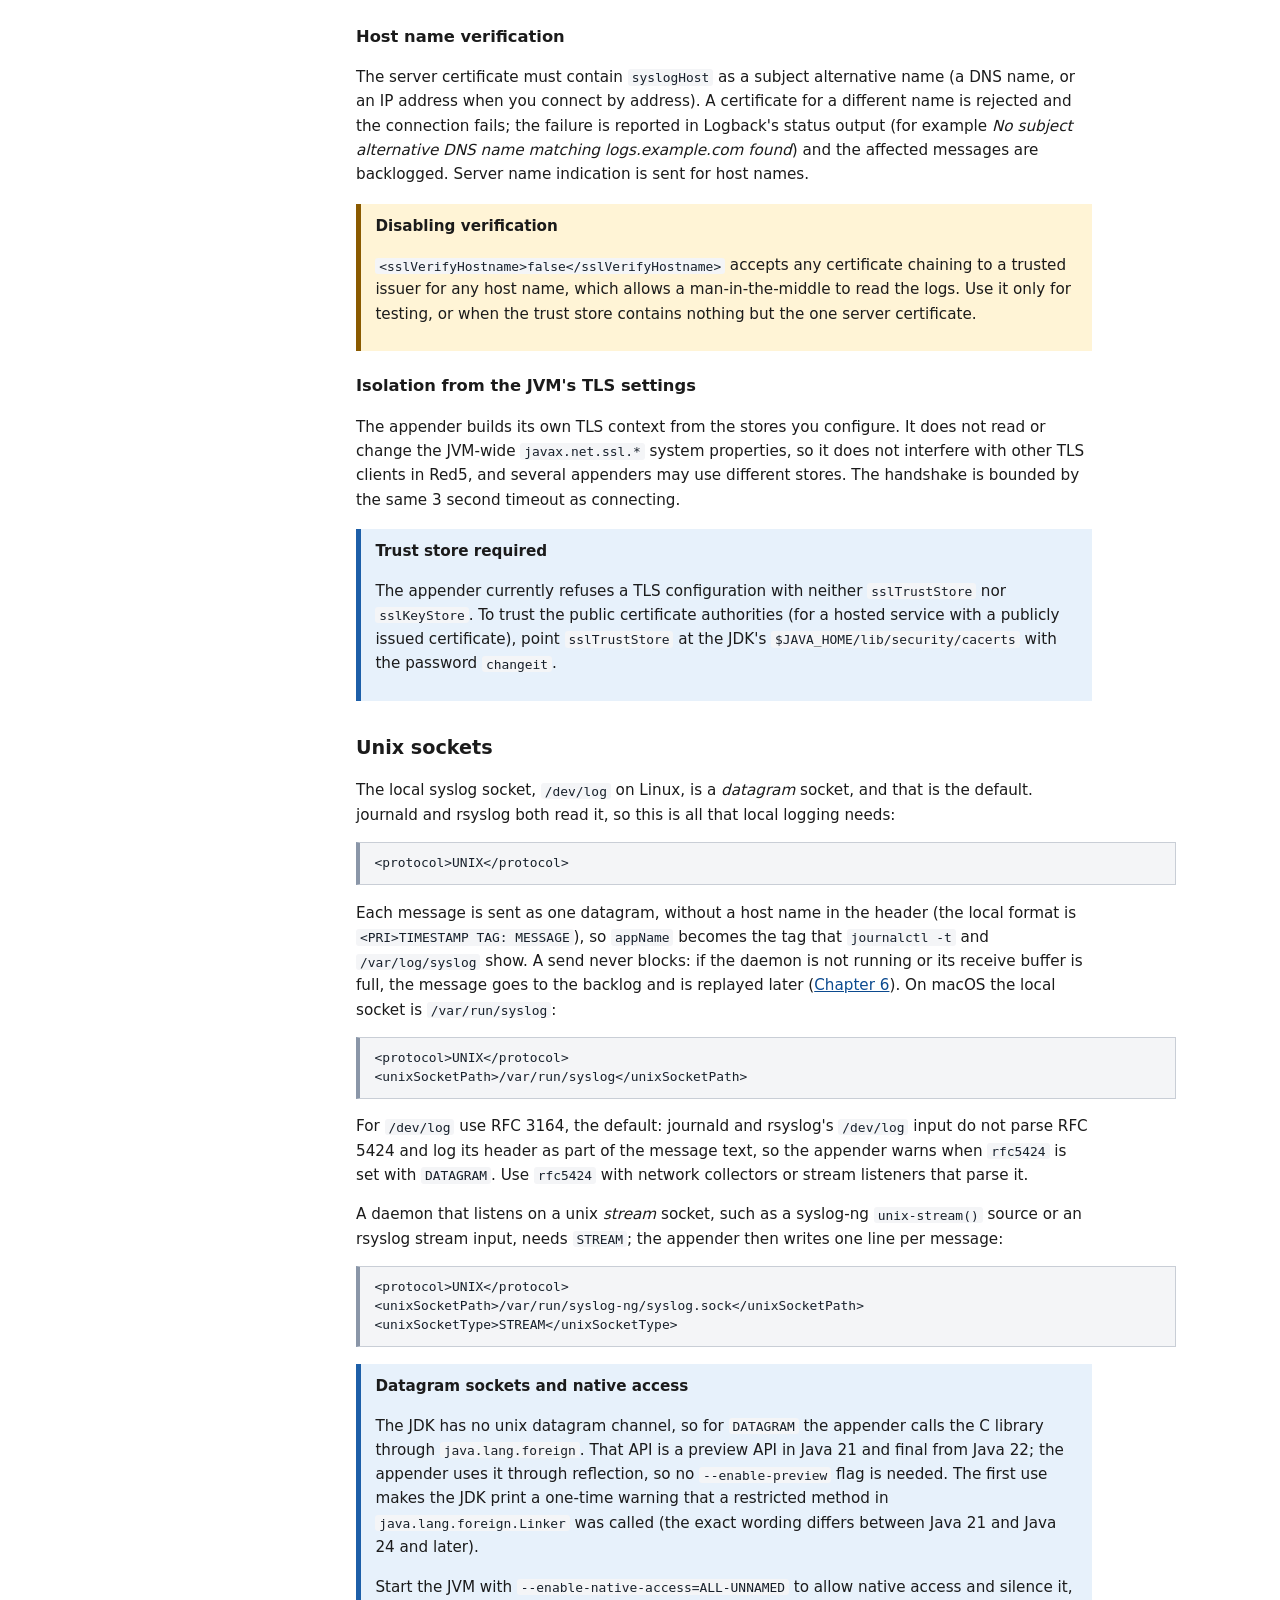
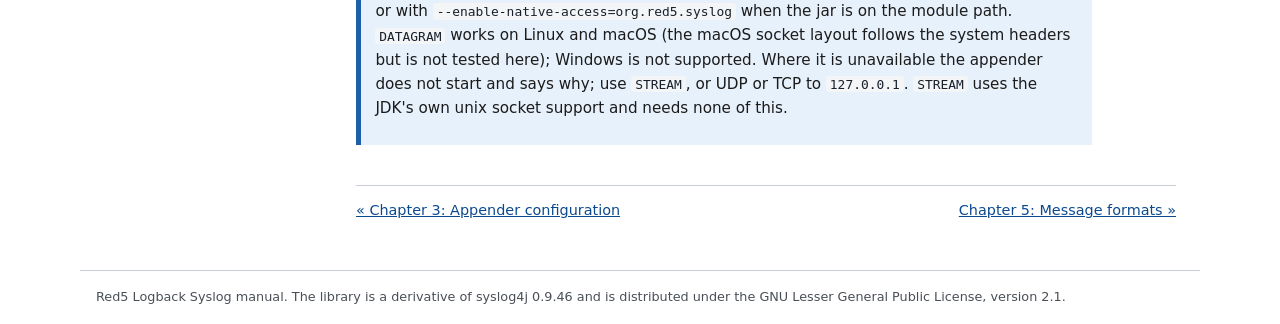
<file: docs/manual/transports.html>
<!DOCTYPE html>
<html lang="en">
<head>
<meta charset="utf-8">
<meta name="viewport" content="width=device-width, initial-scale=1">
<title>Transports and TLS - Red5 Logback Syslog</title>
<link rel="stylesheet" href="style.css">
</head>
<body>
<div class="banner"><div class="inner">
<h1><a href="index.html">Red5 Logback Syslog</a></h1>
<p>A Logback appender that logs to syslog, with the syslog4j feature set in a single jar for JDK 21+</p>
</div></div>
<div class="layout">
<nav class="toc"><h2>Manual</h2><ul><li><a href="index.html">Contents</a></li><li><a href="introduction.html">1. Introduction</a></li><li><a href="getting-started.html">2. Getting started</a></li><li><a href="configuration.html">3. Appender configuration</a></li><li><a href="transports.html" class="current">4. Transports and TLS</a></li><li><a href="formats.html">5. Message formats</a></li><li><a href="reliability.html">6. Reliability</a></li><li><a href="library.html">7. The syslog library</a></li><li><a href="troubleshooting.html">8. Troubleshooting and limitations</a></li></ul></nav>
<main>
<h1 class="chapter">Chapter 4: Transports and TLS</h1>

<p>Select the transport with the <code>protocol</code> property.</p>
<table>
<tr><th>Protocol</th><th>Use it for</th><th>Notes</th></tr>
<tr><td class="prop"><code>UDP</code></td><td>A local or trusted-network syslog daemon</td><td>Fast, and nothing is retained if the server is down: UDP gives no delivery feedback. Each message must fit one datagram (65507 bytes at most).</td></tr>
<tr><td class="prop"><code>TCP</code></td><td>Reliable delivery on a trusted network</td><td>Messages are LF-delimited. Failed writes go to the backlog and are replayed.</td></tr>
<tr><td class="prop"><code>TLS</code></td><td>Remote collectors and hosted services</td><td>TCP inside TLS, with host name verification on by default.</td></tr>
<tr><td class="prop"><code>UNIX</code></td><td>The local syslog daemon (<code>/dev/log</code>: journald, rsyslog) or a unix stream listener</td><td>Datagram by default, stream on request; Linux and macOS. See below.</td></tr>
</table>

<h2 id="udp">UDP</h2>
<p>The default. Set <code>syslogHost</code> and <code>port</code>. The host name is resolved once and cached for the
lifetime of the appender, so a server that moves to a new address needs the appender to be restarted. A message
longer than <code>maxMessageLength</code> is split (RFC 3164) or truncated (RFC 5424); the limit is capped at 65507
bytes, and the appender records a warning when it lowers a larger configured value.</p>

<h2 id="tcp">TCP</h2>
<pre><code>&lt;protocol&gt;TCP&lt;/protocol&gt;
&lt;syslogHost&gt;logs.example.com&lt;/syslogHost&gt;
&lt;port&gt;514&lt;/port&gt;</code></pre>

<p>The connection is opened when the first message is sent and kept open. Connecting is bounded by a 3 second
timeout. If the server cannot be reached, messages wait in the backlog and the appender reconnects with a
growing delay; see <a href="reliability.html">Chapter 6</a>.</p>
<p>Messages are terminated by a line feed in both RFC 3164 and RFC 5424 mode (RFC 6587 non-transparent framing).
Octet-counted framing is not implemented. A message that contains line breaks is sent as one syslog message per
line, so the framing cannot be corrupted.</p>

<h2 id="tls">TLS</h2>
<p>TLS is TCP inside a TLS session. Configure a trust store holding the certificate (or its issuer) of the
server:</p>
<pre><code>&lt;protocol&gt;TLS&lt;/protocol&gt;
&lt;syslogHost&gt;logs.example.com&lt;/syslogHost&gt;
&lt;port&gt;6514&lt;/port&gt;
&lt;sslTrustStore&gt;/etc/red5/syslog-truststore.p12&lt;/sslTrustStore&gt;
&lt;sslTrustStorePassword&gt;changeit&lt;/sslTrustStorePassword&gt;</code></pre>

<p>To create a trust store from a server certificate file:</p>
<pre><code>keytool -importcert -alias syslog -file logs.example.com.crt \
        -keystore syslog-truststore.p12 -storetype PKCS12 -storepass changeit</code></pre>

<p>If the server demands a client certificate, also set <code>sslKeyStore</code> and
<code>sslKeyStorePassword</code>.</p>
<p>The stores are read when the appender starts. A store file that does not exist, cannot be read, or does not
open with the given password stops the appender from starting; the reason is recorded as an error in
Logback's status output (for example <em>File does not exist or it does not refer to a normal file</em>).</p>

<h3>Host name verification</h3>
<p>The server certificate must contain <code>syslogHost</code> as a subject alternative name (a DNS name, or an
IP address when you connect by address). A certificate for a different name is rejected and the connection fails;
the failure is reported in Logback's status output (for example <em>No subject alternative DNS name matching
logs.example.com found</em>) and the affected messages are backlogged. Server name indication is sent for
host names.</p>
<div class="warning"><strong>Disabling verification</strong><p><code>&lt;sslVerifyHostname&gt;false&lt;/sslVerifyHostname&gt;</code> accepts
any certificate chaining to a trusted issuer for any host name, which allows a man-in-the-middle to read the logs.
Use it only for testing, or when the trust store contains nothing but the one server certificate.</p></div>

<h3>Isolation from the JVM's TLS settings</h3>
<p>The appender builds its own TLS context from the stores you configure. It does not read or change the
JVM-wide <code>javax.net.ssl.*</code> system properties, so it does not interfere with other TLS clients in Red5, and
several appenders may use different stores. The handshake is bounded by the same 3 second timeout as connecting.</p>
<div class="note"><strong>Trust store required</strong><p>The appender currently refuses a TLS configuration with neither
<code>sslTrustStore</code> nor <code>sslKeyStore</code>. To trust the public certificate authorities (for a hosted
service with a publicly issued certificate), point <code>sslTrustStore</code> at the JDK's
<code>$JAVA_HOME/lib/security/cacerts</code> with the password <code>changeit</code>.</p></div>

<h2 id="unix">Unix sockets</h2>
<p>The local syslog socket, <code>/dev/log</code> on Linux, is a <em>datagram</em> socket, and that is the default.
journald and rsyslog both read it, so this is all that local logging needs:</p>
<pre><code>&lt;protocol&gt;UNIX&lt;/protocol&gt;</code></pre>

<p>Each message is sent as one datagram, without a host name in the header (the local format is
<code>&lt;PRI&gt;TIMESTAMP TAG: MESSAGE</code>), so <code>appName</code> becomes the tag that
<code>journalctl -t</code> and <code>/var/log/syslog</code> show. A send never blocks: if the daemon is not running or its
receive buffer is full, the message goes to the backlog and is replayed later (<a href="reliability.html">Chapter 6</a>).
On macOS the local socket is <code>/var/run/syslog</code>:</p>
<pre><code>&lt;protocol&gt;UNIX&lt;/protocol&gt;
&lt;unixSocketPath&gt;/var/run/syslog&lt;/unixSocketPath&gt;</code></pre>

<p>For <code>/dev/log</code> use RFC 3164, the default: journald and rsyslog's <code>/dev/log</code> input do not
parse RFC 5424 and log its header as part of the message text, so the appender warns when <code>rfc5424</code> is set with
<code>DATAGRAM</code>. Use <code>rfc5424</code> with network collectors or stream listeners that parse it.</p>

<p>A daemon that listens on a unix <em>stream</em> socket, such as a syslog-ng <code>unix-stream()</code> source or an
rsyslog stream input, needs <code>STREAM</code>; the appender then writes one line per message:</p>
<pre><code>&lt;protocol&gt;UNIX&lt;/protocol&gt;
&lt;unixSocketPath&gt;/var/run/syslog-ng/syslog.sock&lt;/unixSocketPath&gt;
&lt;unixSocketType&gt;STREAM&lt;/unixSocketType&gt;</code></pre>

<div class="note"><strong>Datagram sockets and native access</strong><p>The JDK has no unix datagram channel, so for
<code>DATAGRAM</code> the appender calls the C library through <code>java.lang.foreign</code>. That API is a preview
API in Java 21 and final from Java 22; the appender uses it through reflection, so no <code>--enable-preview</code> flag
is needed. The first use makes the JDK print a one-time warning that a restricted method in
<code>java.lang.foreign.Linker</code> was called (the exact wording differs between Java 21 and Java 24 and later).</p>
<p>Start the JVM with <code>--enable-native-access=ALL-UNNAMED</code> to allow native access and silence it, or with
<code>--enable-native-access=org.red5.syslog</code> when the jar is on the module path.
<code>DATAGRAM</code> works on Linux and macOS (the macOS socket layout follows the system headers but is not tested
here); Windows is not supported. Where it is unavailable the appender does not start and says why; use
<code>STREAM</code>, or UDP or TCP to <code>127.0.0.1</code>. <code>STREAM</code> uses the JDK's own unix socket support
and needs none of this.</p></div>

<div class="pager"><span><a href="configuration.html">&laquo; Chapter 3: Appender configuration</a></span><span><a href="formats.html">Chapter 5: Message formats &raquo;</a></span></div>
</main>
</div>
<footer>Red5 Logback Syslog manual. The library is a derivative of syslog4j 0.9.46 and is distributed under the GNU Lesser General Public License, version 2.1.</footer>
</body>
</html>
</file>
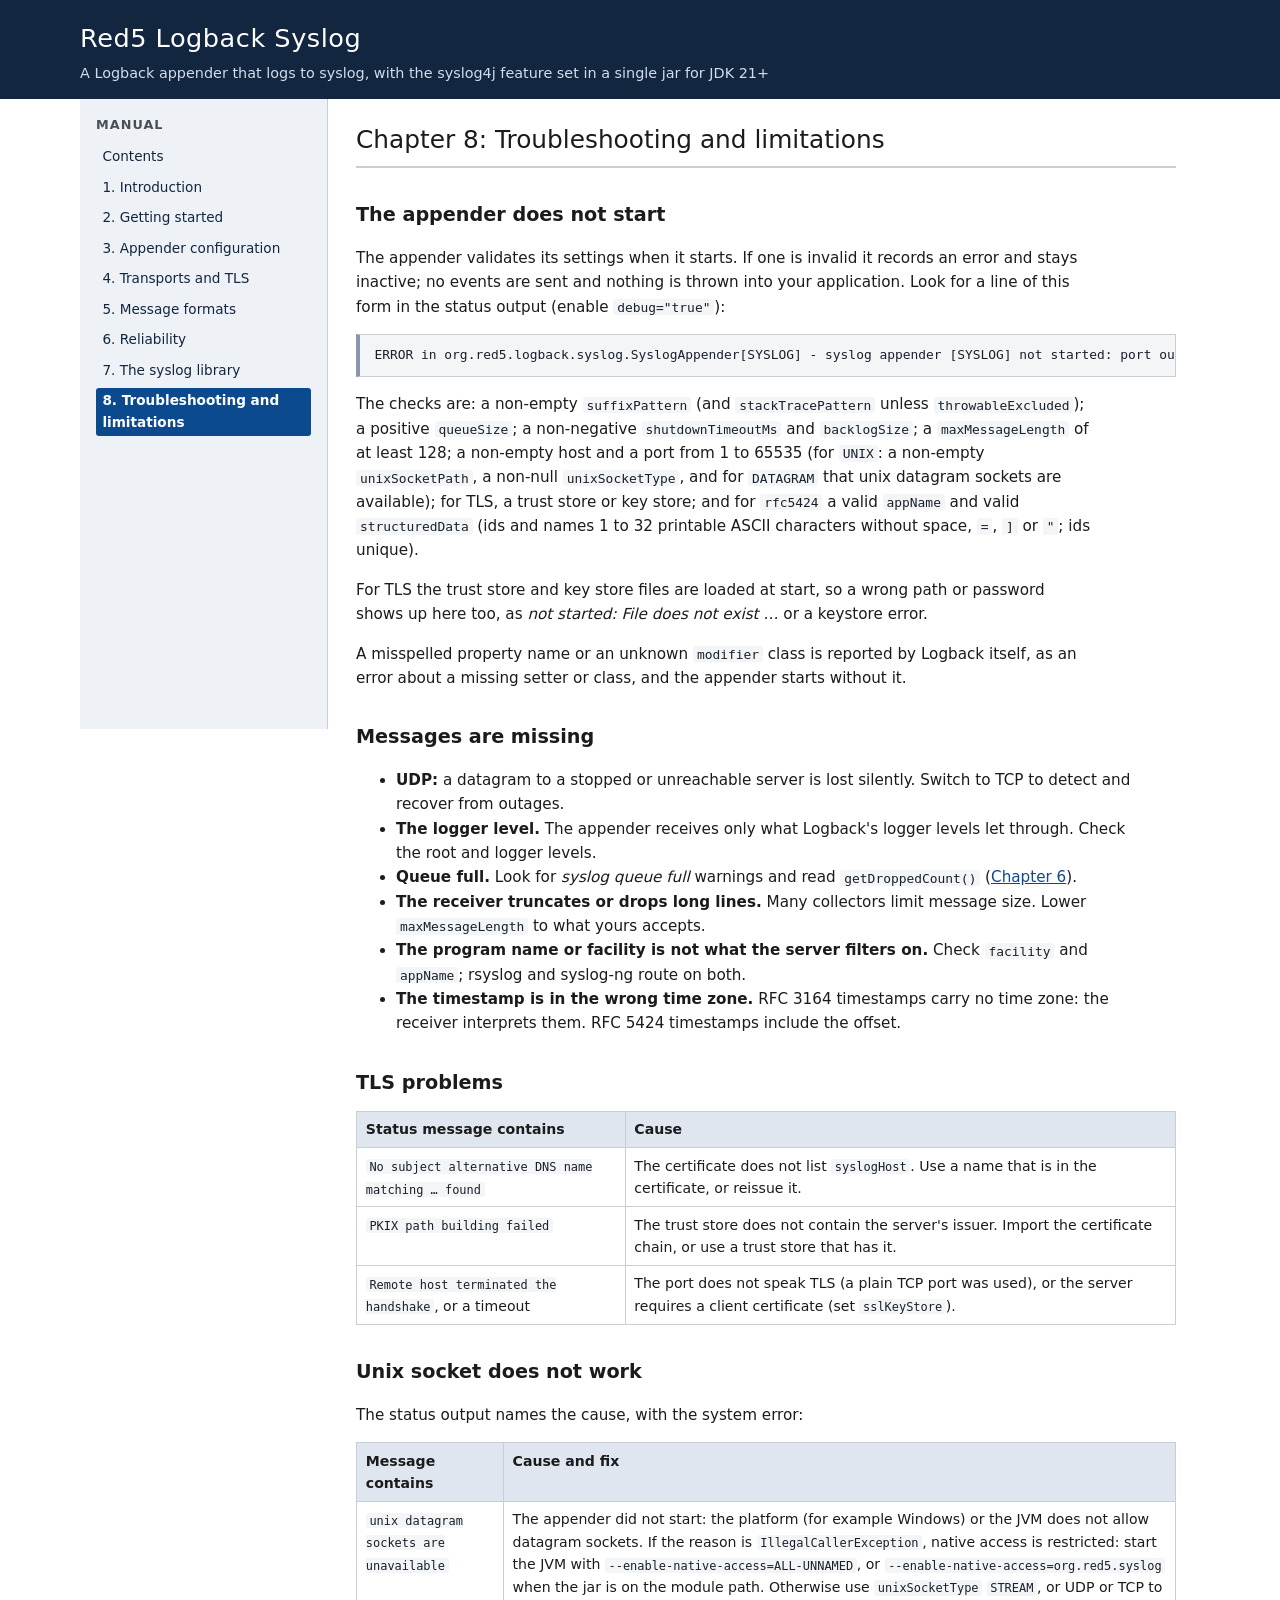
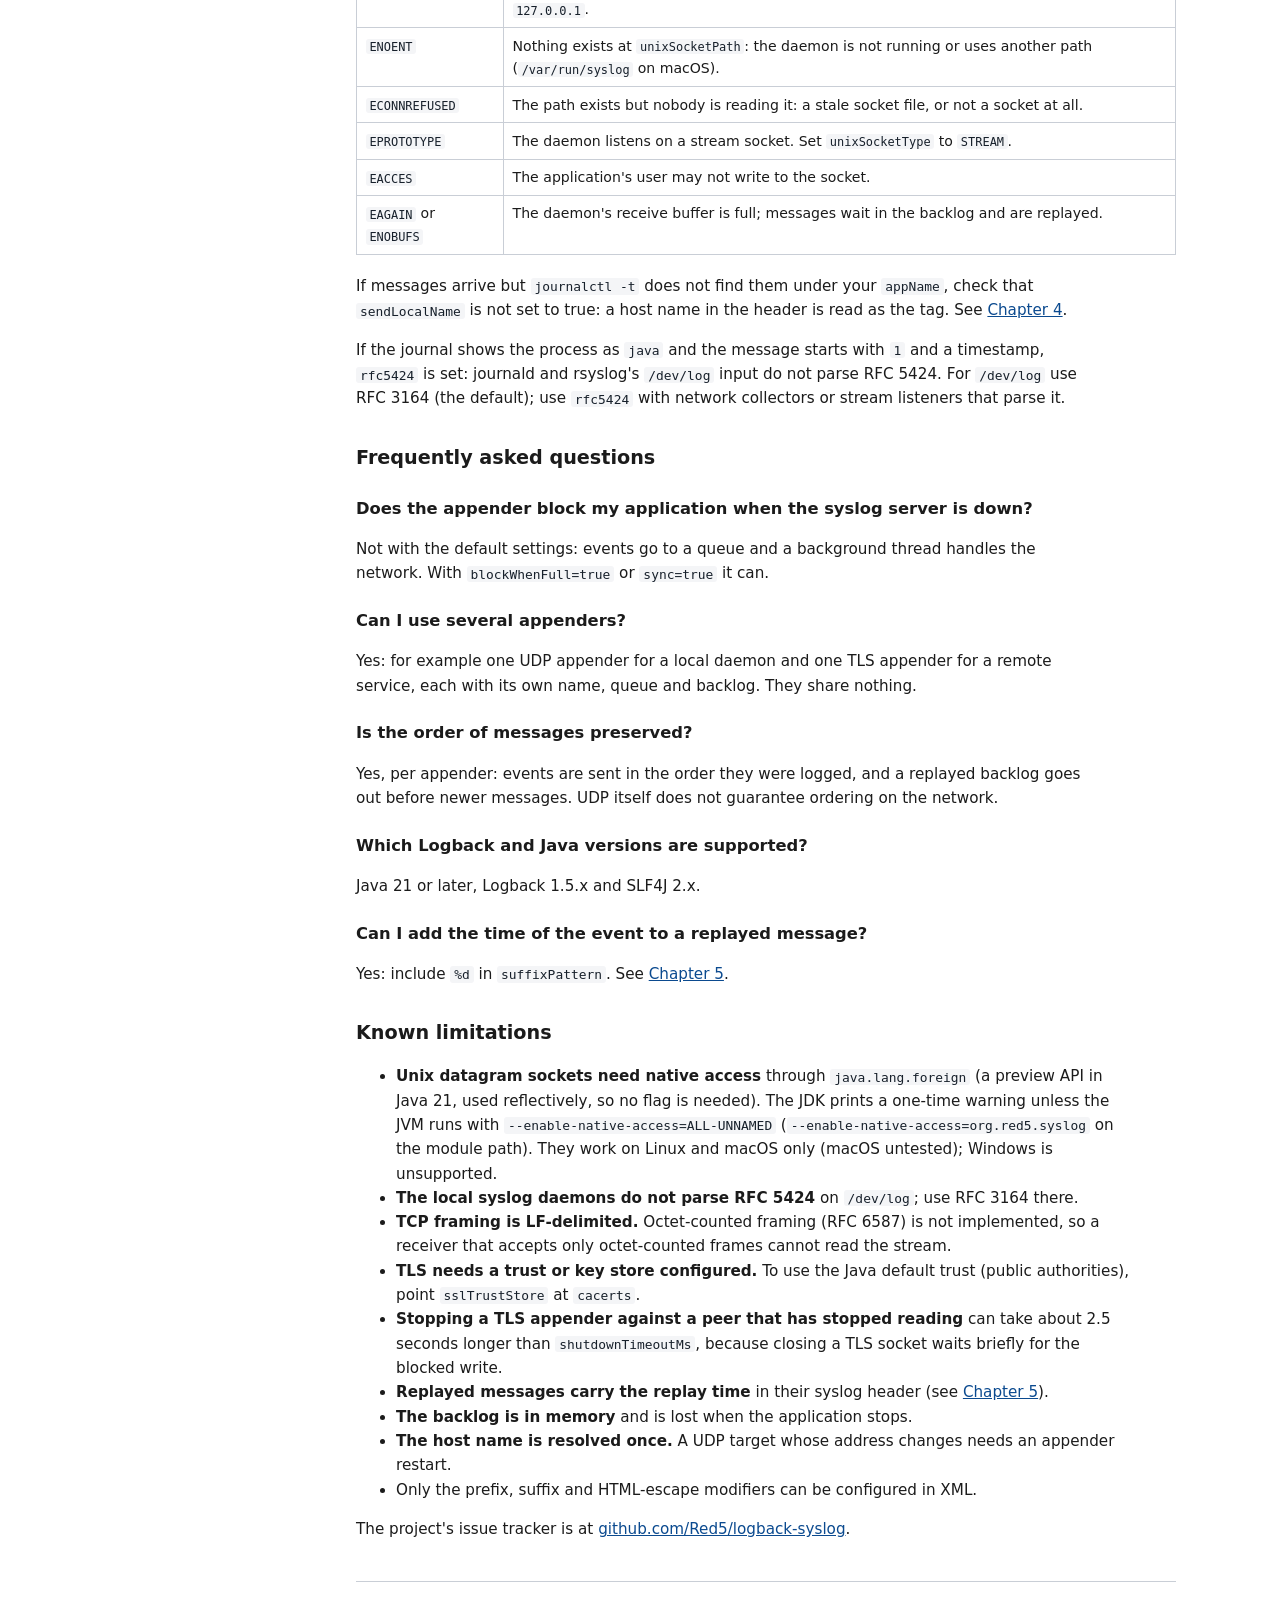
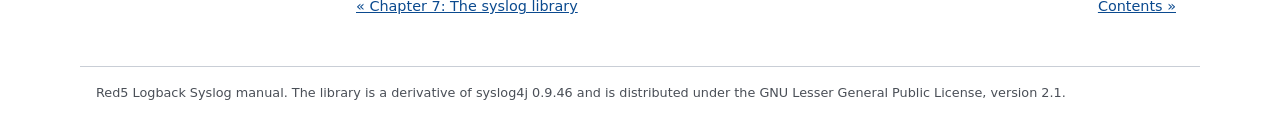
<file: docs/manual/troubleshooting.html>
<!DOCTYPE html>
<html lang="en">
<head>
<meta charset="utf-8">
<meta name="viewport" content="width=device-width, initial-scale=1">
<title>Troubleshooting and limitations - Red5 Logback Syslog</title>
<link rel="stylesheet" href="style.css">
</head>
<body>
<div class="banner"><div class="inner">
<h1><a href="index.html">Red5 Logback Syslog</a></h1>
<p>A Logback appender that logs to syslog, with the syslog4j feature set in a single jar for JDK 21+</p>
</div></div>
<div class="layout">
<nav class="toc"><h2>Manual</h2><ul><li><a href="index.html">Contents</a></li><li><a href="introduction.html">1. Introduction</a></li><li><a href="getting-started.html">2. Getting started</a></li><li><a href="configuration.html">3. Appender configuration</a></li><li><a href="transports.html">4. Transports and TLS</a></li><li><a href="formats.html">5. Message formats</a></li><li><a href="reliability.html">6. Reliability</a></li><li><a href="library.html">7. The syslog library</a></li><li><a href="troubleshooting.html" class="current">8. Troubleshooting and limitations</a></li></ul></nav>
<main>
<h1 class="chapter">Chapter 8: Troubleshooting and limitations</h1>

<h2>The appender does not start</h2>
<p>The appender validates its settings when it starts. If one is invalid it records an error and stays inactive; no
events are sent and nothing is thrown into your application. Look for a line of this form in the status output (enable
<code>debug="true"</code>):</p>
<pre><code>ERROR in org.red5.logback.syslog.SyslogAppender[SYSLOG] - syslog appender [SYSLOG] not started: port out of range 1..65535: 0</code></pre>

<p>The checks are: a non-empty <code>suffixPattern</code> (and <code>stackTracePattern</code> unless
<code>throwableExcluded</code>); a positive <code>queueSize</code>; a non-negative <code>shutdownTimeoutMs</code> and
<code>backlogSize</code>; a <code>maxMessageLength</code> of at least 128; a non-empty host and a port from 1 to 65535
(for <code>UNIX</code>: a non-empty <code>unixSocketPath</code>, a non-null <code>unixSocketType</code>, and for
<code>DATAGRAM</code> that unix datagram sockets are available); for TLS, a trust store or key store; and for
<code>rfc5424</code> a valid <code>appName</code> and valid <code>structuredData</code> (ids and names 1 to 32 printable ASCII
characters without space, <code>=</code>, <code>]</code> or <code>"</code>; ids unique).</p>
<p>For TLS the trust store and key store files are loaded at start, so a wrong path or password shows up here too, as
<em>not started: File does not exist &hellip;</em> or a keystore error.</p>
<p>A misspelled property name or an unknown <code>modifier</code> class is reported by Logback itself, as an error
about a missing setter or class, and the appender starts without it.</p>

<h2>Messages are missing</h2>
<ul>
<li><strong>UDP:</strong> a datagram to a stopped or unreachable server is lost silently. Switch to TCP to detect and
recover from outages.</li>
<li><strong>The logger level.</strong> The appender receives only what Logback's logger levels let through. Check the
root and logger levels.</li>
<li><strong>Queue full.</strong> Look for <em>syslog queue full</em> warnings and read
<code>getDroppedCount()</code> (<a href="reliability.html">Chapter 6</a>).</li>
<li><strong>The receiver truncates or drops long lines.</strong> Many collectors limit message size. Lower
<code>maxMessageLength</code> to what yours accepts.</li>
<li><strong>The program name or facility is not what the server filters on.</strong> Check <code>facility</code> and
<code>appName</code>; rsyslog and syslog-ng route on both.</li>
<li><strong>The timestamp is in the wrong time zone.</strong> RFC 3164 timestamps carry no time zone: the receiver
interprets them. RFC 5424 timestamps include the offset.</li>
</ul>

<h2>TLS problems</h2>
<table>
<tr><th>Status message contains</th><th>Cause</th></tr>
<tr><td><code>No subject alternative DNS name matching &hellip; found</code></td><td>The certificate does not list <code>syslogHost</code>. Use a name that is in the certificate, or reissue it.</td></tr>
<tr><td><code>PKIX path building failed</code></td><td>The trust store does not contain the server's issuer. Import the certificate chain, or use a trust store that has it.</td></tr>
<tr><td><code>Remote host terminated the handshake</code>, or a timeout</td><td>The port does not speak TLS (a plain TCP port was used), or the server requires a client certificate (set <code>sslKeyStore</code>).</td></tr>
</table>

<h2>Unix socket does not work</h2>
<p>The status output names the cause, with the system error:</p>
<table>
<tr><th>Message contains</th><th>Cause and fix</th></tr>
<tr><td><code>unix datagram sockets are unavailable</code></td><td>The appender did not start: the platform (for example Windows) or the JVM does not allow datagram sockets. If the reason is <code>IllegalCallerException</code>, native access is restricted: start the JVM with <code>--enable-native-access=ALL-UNNAMED</code>, or <code>--enable-native-access=org.red5.syslog</code> when the jar is on the module path. Otherwise use <code>unixSocketType</code> <code>STREAM</code>, or UDP or TCP to <code>127.0.0.1</code>.</td></tr>
<tr><td><code>ENOENT</code></td><td>Nothing exists at <code>unixSocketPath</code>: the daemon is not running or uses another path (<code>/var/run/syslog</code> on macOS).</td></tr>
<tr><td><code>ECONNREFUSED</code></td><td>The path exists but nobody is reading it: a stale socket file, or not a socket at all.</td></tr>
<tr><td><code>EPROTOTYPE</code></td><td>The daemon listens on a stream socket. Set <code>unixSocketType</code> to <code>STREAM</code>.</td></tr>
<tr><td><code>EACCES</code></td><td>The application's user may not write to the socket.</td></tr>
<tr><td><code>EAGAIN</code> or <code>ENOBUFS</code></td><td>The daemon's receive buffer is full; messages wait in the backlog and are replayed.</td></tr>
</table>
<p>If messages arrive but <code>journalctl -t</code> does not find them under your <code>appName</code>, check that
<code>sendLocalName</code> is not set to true: a host name in the header is read as the tag. See
<a href="transports.html#unix">Chapter 4</a>.</p>
<p>If the journal shows the process as <code>java</code> and the message starts with <code>1</code> and a timestamp,
<code>rfc5424</code> is set: journald and rsyslog's <code>/dev/log</code> input do not parse RFC 5424. For
<code>/dev/log</code> use RFC 3164 (the default); use <code>rfc5424</code> with network collectors or stream listeners
that parse it.</p>

<h2>Frequently asked questions</h2>
<h3>Does the appender block my application when the syslog server is down?</h3>
<p>Not with the default settings: events go to a queue and a background thread handles the network. With
<code>blockWhenFull=true</code> or <code>sync=true</code> it can.</p>
<h3>Can I use several appenders?</h3>
<p>Yes: for example one UDP appender for a local daemon and one TLS appender for a remote service, each with its own
name, queue and backlog. They share nothing.</p>
<h3>Is the order of messages preserved?</h3>
<p>Yes, per appender: events are sent in the order they were logged, and a replayed backlog goes out before newer
messages. UDP itself does not guarantee ordering on the network.</p>
<h3>Which Logback and Java versions are supported?</h3>
<p>Java 21 or later, Logback 1.5.x and SLF4J 2.x.</p>
<h3>Can I add the time of the event to a replayed message?</h3>
<p>Yes: include <code>%d</code> in <code>suffixPattern</code>. See <a href="formats.html">Chapter 5</a>.</p>

<h2>Known limitations</h2>
<ul>
<li><strong>Unix datagram sockets need native access</strong> through <code>java.lang.foreign</code> (a preview API in
Java 21, used reflectively, so no flag is needed). The JDK prints a one-time warning unless the JVM runs with
<code>--enable-native-access=ALL-UNNAMED</code> (<code>--enable-native-access=org.red5.syslog</code> on the module
path). They work on Linux and macOS only (macOS untested); Windows is unsupported.</li>
<li><strong>The local syslog daemons do not parse RFC 5424</strong> on <code>/dev/log</code>; use RFC 3164 there.</li>
<li><strong>TCP framing is LF-delimited.</strong> Octet-counted framing (RFC 6587) is not implemented, so a receiver that accepts only
octet-counted frames cannot read the stream.</li>
<li><strong>TLS needs a trust or key store configured.</strong> To use the Java default trust (public authorities), point
<code>sslTrustStore</code> at <code>cacerts</code>.</li>
<li><strong>Stopping a TLS appender against a peer that has stopped reading</strong> can take about 2.5 seconds
longer than <code>shutdownTimeoutMs</code>, because closing a TLS socket waits briefly for the blocked write.</li>
<li><strong>Replayed messages carry the replay time</strong> in their syslog header (see <a href="formats.html">Chapter 5</a>).</li>
<li><strong>The backlog is in memory</strong> and is lost when the application stops.</li>
<li><strong>The host name is resolved once.</strong> A UDP target whose address changes needs an appender restart.</li>
<li>Only the prefix, suffix and HTML-escape modifiers can be configured in XML.</li>
</ul>
<p>The project's issue tracker is at <a href="https://github.com/Red5/logback-syslog">github.com/Red5/logback-syslog</a>.</p>

<div class="pager"><span><a href="library.html">&laquo; Chapter 7: The syslog library</a></span><span><a href="index.html">Contents &raquo;</a></span></div>
</main>
</div>
<footer>Red5 Logback Syslog manual. The library is a derivative of syslog4j 0.9.46 and is distributed under the GNU Lesser General Public License, version 2.1.</footer>
</body>
</html>
</file>
<file: docs/manual/style.css>
/* Red5 Logback Syslog manual: layout modeled on the logback and slf4j manuals */
:root {
  --bg: #ffffff;
  --fg: #1b1b1b;
  --muted: #4a4f57;
  --link: #0b4a8f;
  --link-visited: #5b2a86;
  --rule: #c9ced6;
  --nav-bg: #eef2f7;
  --nav-fg: #12263f;
  --banner-bg: #12263f;
  --banner-fg: #ffffff;
  --code-bg: #f4f5f7;
  --code-fg: #17202b;
  --code-border: #8a96a8;
  --th-bg: #dfe6ef;
  --note-bg: #e7f1fb;
  --note-border: #1d5fa8;
  --warn-bg: #fff4d6;
  --warn-border: #8a5a00;
  --diagram-box: #e3ecf8;
  --diagram-box-stroke: #12448a;
  --diagram-accent: #fff0c2;
  --diagram-accent-stroke: #7a5200;
  --diagram-text: #0b1b30;
}
@media (prefers-color-scheme: dark) {
  :root:not([data-theme="light"]) {
    --bg: #14171c;
    --fg: #e8eaee;
    --muted: #b4bac4;
    --link: #8fc2ff;
    --link-visited: #c9a8f0;
    --rule: #3a4150;
    --nav-bg: #1d222b;
    --nav-fg: #e8eaee;
    --banner-bg: #0b1626;
    --banner-fg: #ffffff;
    --code-bg: #1e2430;
    --code-fg: #e6ecf5;
    --code-border: #6d7a90;
    --th-bg: #2a3242;
    --note-bg: #14263b;
    --note-border: #5aa3ee;
    --warn-bg: #3a2d0c;
    --warn-border: #e0a43a;
    --diagram-box: #1c2a40;
    --diagram-box-stroke: #8fc2ff;
    --diagram-accent: #3a2d0c;
    --diagram-accent-stroke: #e0a43a;
    --diagram-text: #f2f5fa;
  }
}
* { box-sizing: border-box; }
html { font-size: 100%; }
body {
  margin: 0;
  background: var(--bg);
  color: var(--fg);
  font-family: Verdana, "DejaVu Sans", Geneva, Arial, sans-serif;
  font-size: 0.95rem;
  line-height: 1.6;
}
a { color: var(--link); }
a:visited { color: var(--link-visited); }
.banner {
  background: var(--banner-bg);
  color: var(--banner-fg);
  padding: 1.1rem 1rem 0.9rem 1rem;
}
.banner .inner { max-width: 70rem; margin: 0 auto; }
.banner h1 { margin: 0; font-size: 1.6rem; font-weight: normal; letter-spacing: 0.02em; }
.banner p { margin: 0.2rem 0 0 0; color: #d3dcec; font-size: 0.9rem; }
.banner a { color: #ffffff; text-decoration: none; }
.layout {
  display: flex;
  align-items: flex-start;
  max-width: 70rem;
  margin: 0 auto;
}
nav.toc {
  flex: 0 0 15.5rem;
  background: var(--nav-bg);
  color: var(--nav-fg);
  padding: 1rem 1rem 1.5rem 1rem;
  font-size: 0.85rem;
  border-right: 1px solid var(--rule);
  min-height: 70vh;
}
nav.toc h2 { font-size: 0.8rem; text-transform: uppercase; letter-spacing: 0.08em; margin: 0 0 0.5rem 0; color: var(--muted); }
nav.toc ul { list-style: none; margin: 0; padding: 0; }
nav.toc li { margin: 0.25rem 0; }
nav.toc a { color: var(--nav-fg); text-decoration: none; display: block; padding: 0.15rem 0.4rem; border-radius: 3px; }
nav.toc a:hover { text-decoration: underline; }
nav.toc a.current { background: var(--link); color: #ffffff; font-weight: bold; }
main { flex: 1 1 auto; min-width: 0; padding: 1rem 1.5rem 3rem 1.75rem; }
h1.chapter { font-size: 1.55rem; margin: 0.3rem 0 1rem 0; border-bottom: 2px solid var(--rule); padding-bottom: 0.4rem; font-weight: normal; }
h2 { font-size: 1.2rem; margin: 2rem 0 0.5rem 0; }
h3 { font-size: 1.02rem; margin: 1.4rem 0 0.4rem 0; }
p, li { max-width: 46rem; }
code, pre, kbd { font-family: "DejaVu Sans Mono", Consolas, Menlo, monospace; font-size: 0.85em; }
code { background: var(--code-bg); color: var(--code-fg); padding: 0.05em 0.3em; border-radius: 3px; }
pre {
  background: var(--code-bg);
  color: var(--code-fg);
  border: 1px solid var(--rule);
  border-left: 4px solid var(--code-border);
  padding: 0.7rem 0.9rem;
  overflow-x: auto;
  line-height: 1.45;
}
pre code { background: none; padding: 0; font-size: 1em; }
.filename { font-size: 0.8rem; color: var(--muted); margin: 1rem 0 -0.7rem 0; font-family: "DejaVu Sans Mono", Consolas, monospace; }
table { border-collapse: collapse; margin: 0.8rem 0 1.2rem 0; width: 100%; font-size: 0.88rem; }
th, td { border: 1px solid var(--rule); padding: 0.4rem 0.55rem; text-align: left; vertical-align: top; }
th { background: var(--th-bg); }
td.prop { white-space: nowrap; font-family: "DejaVu Sans Mono", Consolas, monospace; font-size: 0.85em; }
.note, .warning {
  border-left: 5px solid var(--note-border);
  background: var(--note-bg);
  padding: 0.6rem 0.9rem;
  margin: 1.1rem 0;
  max-width: 46rem;
}
.warning { border-left-color: var(--warn-border); background: var(--warn-bg); }
.note strong:first-child, .warning strong:first-child { display: block; margin-bottom: 0.15rem; }
.pager { display: flex; justify-content: space-between; margin-top: 2.5rem; padding-top: 0.8rem; border-top: 1px solid var(--rule); font-size: 0.9rem; }
footer { max-width: 70rem; margin: 0 auto; padding: 1rem; color: var(--muted); font-size: 0.8rem; border-top: 1px solid var(--rule); }
svg.diagram { max-width: 100%; height: auto; margin: 1rem 0; }
svg.diagram .box { fill: var(--diagram-box); stroke: var(--diagram-box-stroke); stroke-width: 1.5; }
svg.diagram .accent { fill: var(--diagram-accent); stroke: var(--diagram-accent-stroke); stroke-width: 1.5; }
svg.diagram text { fill: var(--diagram-text); font-family: Verdana, "DejaVu Sans", Arial, sans-serif; font-size: 12px; }
svg.diagram text.small { font-size: 10.5px; }
svg.diagram .arrow { stroke: var(--diagram-text); stroke-width: 1.5; fill: none; }
svg.diagram marker path { fill: var(--diagram-text); }
@media (max-width: 52rem) {
  .layout { display: block; }
  nav.toc { border-right: none; border-bottom: 1px solid var(--rule); min-height: 0; }
  main { padding: 1rem; }
}
</file>
